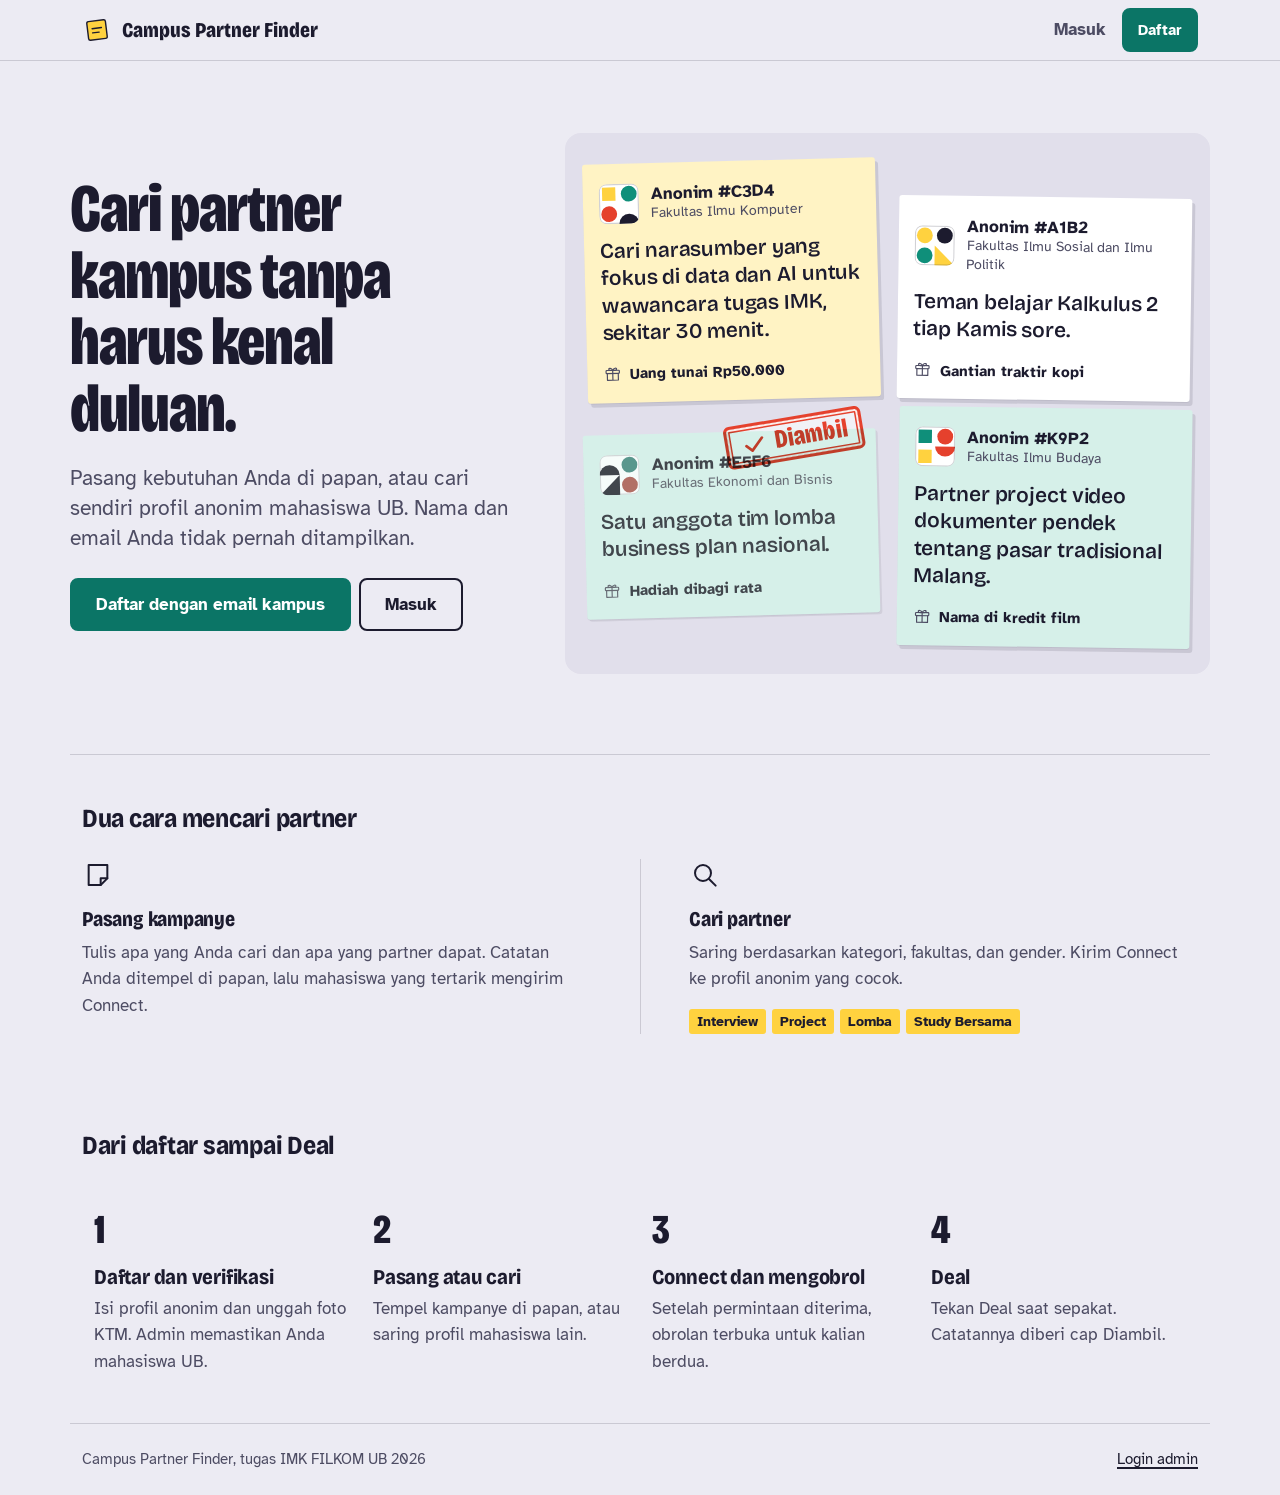
<file: index.html>
<!doctype html>
<html lang="id">
<head>
  <meta charset="utf-8">
  <meta name="viewport" content="width=device-width, initial-scale=1">
  <title>Campus Partner Finder | Cari partner kampus UB</title>
  <meta name="description" content="Pasang kampanye atau cari profil anonim mahasiswa Universitas Brawijaya untuk interview, project, lomba, dan study bersama.">
  <link rel="preconnect" href="https://fonts.googleapis.com">
  <link rel="preconnect" href="https://fonts.gstatic.com" crossorigin>
  <link href="https://fonts.googleapis.com/css2?family=Atkinson+Hyperlegible:ital,wght@0,400;0,700;1,400&family=Bricolage+Grotesque:opsz,wdth,wght@12..96,75..100,400..800&display=swap" rel="stylesheet">
  <link href="https://cdn.jsdelivr.net/npm/bootstrap@5.3.3/dist/css/bootstrap.min.css" rel="stylesheet" integrity="sha384-QWTKZyjpPEjISv5WaRU9OFeRpok6YctnYmDr5pNlyT2bRjXh0JMhjY6hW+ALEwIH" crossorigin="anonymous">
  <link href="assets/css/style.css" rel="stylesheet">
  <link rel="icon" href="assets/img/favicon.svg" type="image/svg+xml">
</head>
<body data-page="home" data-access="public">
  <a class="skip-link" href="#main">Lewati ke konten</a>
  <header id="app-nav"></header>

  <main id="main">
    <!-- 1.1 Beranda: hero asimetris di kiri, papan berisi catatan contoh di kanan -->
    <section class="hero container" aria-labelledby="hero-title">
      <div class="row gy-5 gx-lg-5 align-items-center">
        <div class="col-12 col-lg-5">
          <h1 id="hero-title" class="hero-title">Cari partner kampus tanpa harus kenal duluan.</h1>
          <p class="lede mb-4">Pasang kebutuhan Anda di papan, atau cari sendiri profil anonim mahasiswa UB. Nama dan email Anda tidak pernah ditampilkan.</p>
          <div class="d-flex flex-column flex-sm-row gap-2" id="hero-actions">
            <a class="btn btn-primary btn-lg" href="auth.html?tab=daftar">Daftar dengan email kampus</a>
            <a class="btn btn-outline-primary btn-lg" href="auth.html?tab=masuk">Masuk</a>
          </div>
        </div>
        <div class="col-12 col-lg-7">
          <div class="hero-board" id="hero-board" role="region" aria-label="Contoh catatan kampanye di papan"></div>
        </div>
      </div>
    </section>

    <section class="ways container py-5" aria-labelledby="ways-title">
      <h2 id="ways-title" class="section-title mb-4">Dua cara mencari partner</h2>
      <div class="row g-4">
        <div class="col-12 col-md-6 way pe-md-5">
          <svg class="icon" viewBox="0 0 24 24" fill="none" stroke="currentColor" stroke-width="1.5" stroke-linecap="round" stroke-linejoin="round" aria-hidden="true"><path d="M5 4.5h14v10l-5 5H5Z"/><path d="M14 19.5v-5h5"/></svg>
          <h3>Pasang kampanye</h3>
          <p class="measure muted">Tulis apa yang Anda cari dan apa yang partner dapat. Catatan Anda ditempel di papan, lalu mahasiswa yang tertarik mengirim Connect.</p>
        </div>
        <div class="col-12 col-md-6 way ps-md-5">
          <svg class="icon" viewBox="0 0 24 24" fill="none" stroke="currentColor" stroke-width="1.5" stroke-linecap="round" stroke-linejoin="round" aria-hidden="true"><circle cx="10.5" cy="10.5" r="6"/><path d="m15 15 5 5"/></svg>
          <h3>Cari partner</h3>
          <p class="measure muted">Saring berdasarkan kategori, fakultas, dan gender. Kirim Connect ke profil anonim yang cocok.</p>
          <ul class="tags mt-3" aria-label="Kategori">
            <li class="tag">Interview</li>
            <li class="tag">Project</li>
            <li class="tag">Lomba</li>
            <li class="tag">Study Bersama</li>
          </ul>
        </div>
      </div>
    </section>

    <section class="container py-5" aria-labelledby="steps-title">
      <h2 id="steps-title" class="section-title mb-4">Dari daftar sampai Deal</h2>
      <ol class="steps row g-4">
        <li class="step col-12 col-sm-6 col-lg-3">
          <h3>Daftar dan verifikasi</h3>
          <p>Isi profil anonim dan unggah foto KTM. Admin memastikan Anda mahasiswa UB.</p>
        </li>
        <li class="step col-12 col-sm-6 col-lg-3">
          <h3>Pasang atau cari</h3>
          <p>Tempel kampanye di papan, atau saring profil mahasiswa lain.</p>
        </li>
        <li class="step col-12 col-sm-6 col-lg-3">
          <h3>Connect dan mengobrol</h3>
          <p>Setelah permintaan diterima, obrolan terbuka untuk kalian berdua.</p>
        </li>
        <li class="step col-12 col-sm-6 col-lg-3">
          <h3>Deal</h3>
          <p>Tekan Deal saat sepakat. Catatannya diberi cap Diambil.</p>
        </li>
      </ol>
    </section>
  </main>

  <footer class="app-footer container py-4">
    <div class="d-flex flex-column flex-sm-row justify-content-between gap-2">
      <span>Campus Partner Finder, tugas IMK FILKOM UB 2026</span>
      <a href="admin-login.html">Login admin</a>
    </div>
  </footer>

  <script src="https://cdn.jsdelivr.net/npm/bootstrap@5.3.3/dist/js/bootstrap.bundle.min.js" integrity="sha384-YvpcrYf0tY3lHB60NNkmXc5s9fDVZLESaAA55NDzOxhy9GkcIdslK1eN7N6jIeHz" crossorigin="anonymous"></script>
  <script src="assets/js/api.js"></script>
  <script src="assets/js/app.js"></script>
  <script src="assets/js/pages/index.js"></script>
</body>
</html>
</file>
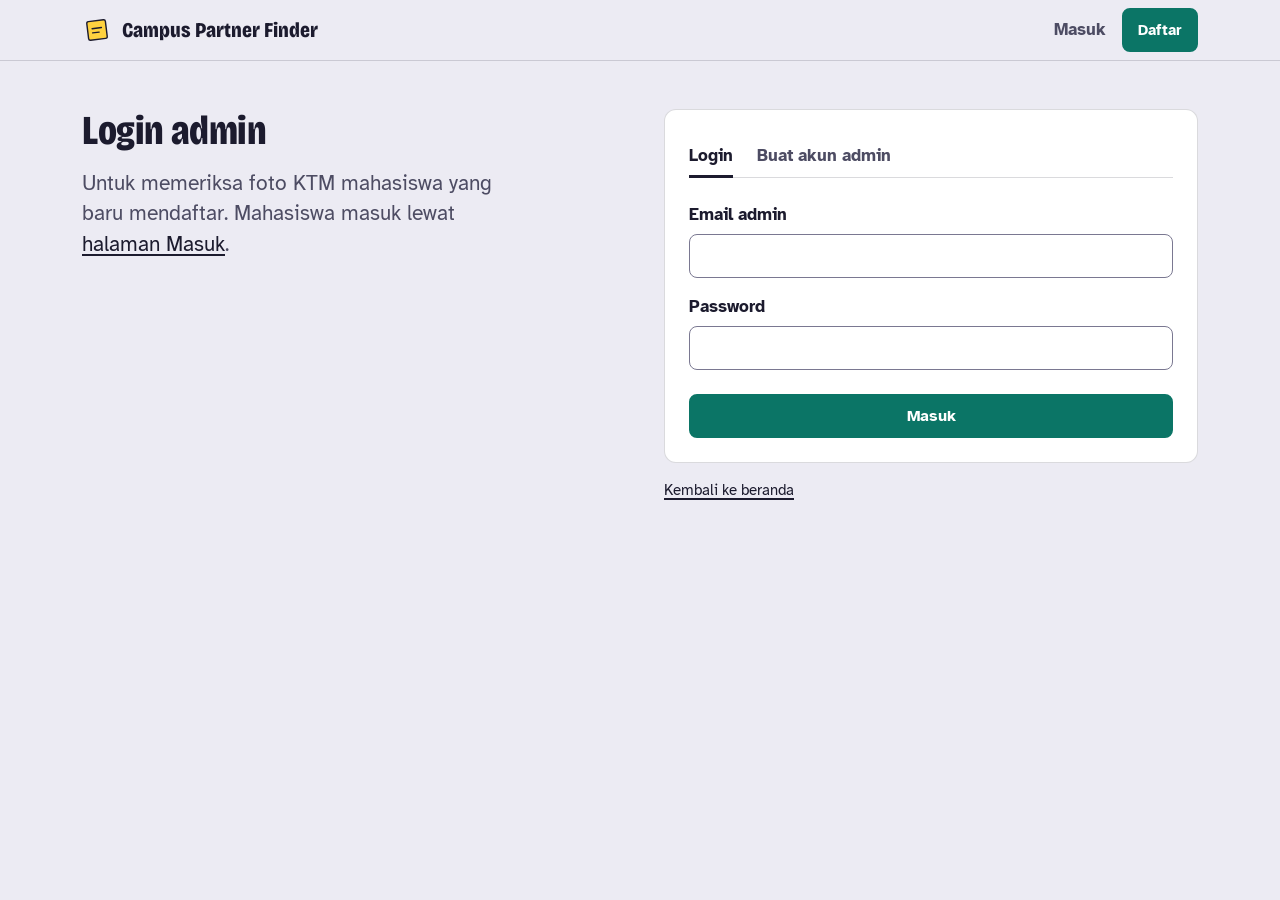
<file: admin-login.html>
<!doctype html>
<html lang="id">
<head>
  <meta charset="utf-8">
  <meta name="viewport" content="width=device-width, initial-scale=1">
  <title>Login admin | Campus Partner Finder</title>
  <link rel="preconnect" href="https://fonts.googleapis.com">
  <link rel="preconnect" href="https://fonts.gstatic.com" crossorigin>
  <link href="https://fonts.googleapis.com/css2?family=Atkinson+Hyperlegible:ital,wght@0,400;0,700;1,400&family=Bricolage+Grotesque:opsz,wdth,wght@12..96,75..100,400..800&display=swap" rel="stylesheet">
  <link href="https://cdn.jsdelivr.net/npm/bootstrap@5.3.3/dist/css/bootstrap.min.css" rel="stylesheet" integrity="sha384-QWTKZyjpPEjISv5WaRU9OFeRpok6YctnYmDr5pNlyT2bRjXh0JMhjY6hW+ALEwIH" crossorigin="anonymous">
  <link href="assets/css/style.css" rel="stylesheet">
  <link rel="icon" href="assets/img/favicon.svg" type="image/svg+xml">
</head>
<body data-page="admin-login" data-access="public">
  <a class="skip-link" href="#main">Lewati ke konten</a>
  <header id="app-nav"></header>

  <!-- 7.1 Admin / 7.2 Login Admin -->
  <main id="main" class="container py-4 py-lg-5">
    <div class="row gy-4 gx-lg-5">
      <div class="col-12 col-lg-5">
        <h1 class="page-title mb-3">Login admin</h1>
        <p class="lede">Untuk memeriksa foto KTM mahasiswa yang baru mendaftar. Mahasiswa masuk lewat <a href="auth.html">halaman Masuk</a>.</p>
      </div>

      <div class="col-12 col-lg-6 offset-lg-1">
        <div class="panel">
          <ul class="tabs mb-4" role="tablist">
            <li role="presentation">
              <button class="nav-link active" id="tab-login" data-bs-toggle="tab" data-bs-target="#pane-login" type="button" role="tab" aria-controls="pane-login" aria-selected="true">Login</button>
            </li>
            <li role="presentation">
              <button class="nav-link" id="tab-signup" data-bs-toggle="tab" data-bs-target="#pane-signup" type="button" role="tab" aria-controls="pane-signup" aria-selected="false">Buat akun admin</button>
            </li>
          </ul>

          <div class="tab-content">
            <div class="tab-pane active" id="pane-login" role="tabpanel" aria-labelledby="tab-login" tabindex="0">
              <div id="login-alert"></div>
              <form id="login-form" novalidate>
                <div class="mb-3">
                  <label for="login-email" class="form-label">Email admin</label>
                  <input type="email" class="form-control" id="login-email" autocomplete="email" required>
                  <div class="invalid-feedback" id="login-email-error"></div>
                </div>
                <div class="mb-4">
                  <label for="login-password" class="form-label">Password</label>
                  <input type="password" class="form-control" id="login-password" autocomplete="current-password" required>
                  <div class="invalid-feedback" id="login-password-error"></div>
                </div>
                <button type="submit" class="btn btn-primary w-100">Masuk</button>
              </form>
            </div>

            <div class="tab-pane" id="pane-signup" role="tabpanel" aria-labelledby="tab-signup" tabindex="0">
              <div id="signup-alert"></div>
              <form id="signup-form" novalidate>
                <div class="mb-3">
                  <label for="signup-email" class="form-label">Email admin</label>
                  <input type="email" class="form-control" id="signup-email" autocomplete="email" required>
                  <div class="invalid-feedback" id="signup-email-error"></div>
                </div>
                <div class="mb-4">
                  <label for="signup-password" class="form-label">Password</label>
                  <input type="password" class="form-control" id="signup-password" autocomplete="new-password" aria-describedby="signup-password-help" required>
                  <div class="form-text" id="signup-password-help">Minimal 6 karakter.</div>
                  <div class="invalid-feedback" id="signup-password-error"></div>
                </div>
                <button type="submit" class="btn btn-primary w-100">Buat akun admin</button>
              </form>
            </div>
          </div>
        </div>

        <p class="small-text mt-3"><a href="index.html">Kembali ke beranda</a></p>
      </div>
    </div>
  </main>

  <script src="https://cdn.jsdelivr.net/npm/bootstrap@5.3.3/dist/js/bootstrap.bundle.min.js" integrity="sha384-YvpcrYf0tY3lHB60NNkmXc5s9fDVZLESaAA55NDzOxhy9GkcIdslK1eN7N6jIeHz" crossorigin="anonymous"></script>
  <script src="assets/js/api.js"></script>
  <script src="assets/js/app.js"></script>
  <script src="assets/js/pages/admin-login.js"></script>
</body>
</html>
</file>
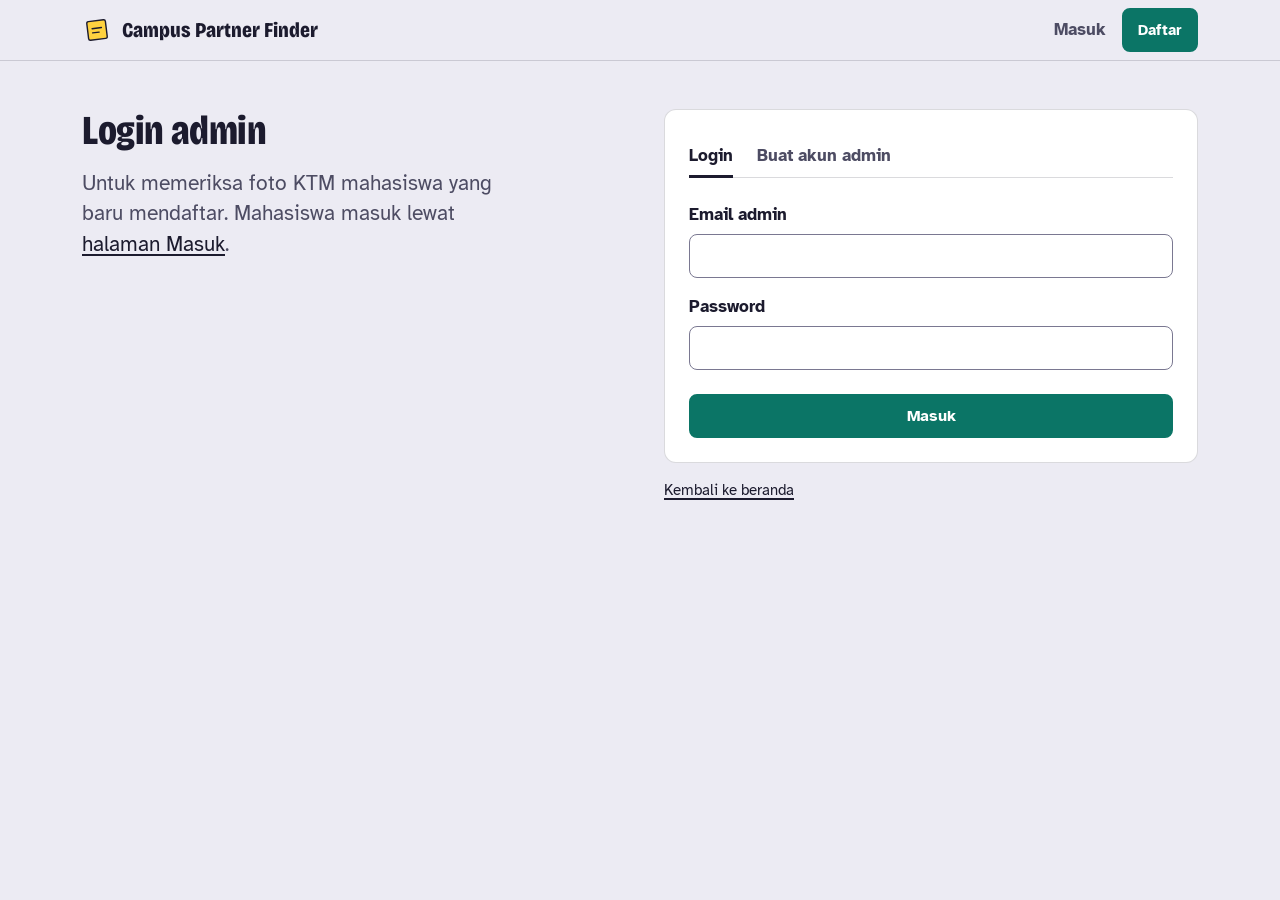
<file: admin-queue.html>
<!doctype html>
<html lang="id">
<head>
  <meta charset="utf-8">
  <meta name="viewport" content="width=device-width, initial-scale=1">
  <title>Antrean KTM | Admin Campus Partner Finder</title>
  <link rel="preconnect" href="https://fonts.googleapis.com">
  <link rel="preconnect" href="https://fonts.gstatic.com" crossorigin>
  <link href="https://fonts.googleapis.com/css2?family=Atkinson+Hyperlegible:ital,wght@0,400;0,700;1,400&family=Bricolage+Grotesque:opsz,wdth,wght@12..96,75..100,400..800&display=swap" rel="stylesheet">
  <link href="https://cdn.jsdelivr.net/npm/bootstrap@5.3.3/dist/css/bootstrap.min.css" rel="stylesheet" integrity="sha384-QWTKZyjpPEjISv5WaRU9OFeRpok6YctnYmDr5pNlyT2bRjXh0JMhjY6hW+ALEwIH" crossorigin="anonymous">
  <link href="assets/css/style.css" rel="stylesheet">
  <link rel="icon" href="assets/img/favicon.svg" type="image/svg+xml">
</head>
<body data-page="admin-queue" data-access="admin">
  <a class="skip-link" href="#main">Lewati ke konten</a>
  <header id="app-nav"></header>

  <!-- 7.3 Antrean KTM: daftar dengan pemisah tipis -->
  <main id="main" class="container py-4 py-lg-5">
    <div class="row justify-content-center">
      <div class="col-12 col-lg-10 col-xl-9">
        <div class="d-flex flex-column flex-sm-row justify-content-between align-items-sm-end gap-3 mb-4">
          <div>
            <h1 class="page-title mb-2">Antrean KTM</h1>
            <p class="lede" id="queue-summary">Mahasiswa yang menunggu verifikasi, dari yang paling lama.</p>
          </div>
          <button type="button" class="btn btn-outline-primary" id="refresh-btn">Muat ulang</button>
        </div>
        <div id="queue-alert"></div>
        <div id="queue-content" aria-live="polite"></div>
      </div>
    </div>
  </main>

  <script src="https://cdn.jsdelivr.net/npm/bootstrap@5.3.3/dist/js/bootstrap.bundle.min.js" integrity="sha384-YvpcrYf0tY3lHB60NNkmXc5s9fDVZLESaAA55NDzOxhy9GkcIdslK1eN7N6jIeHz" crossorigin="anonymous"></script>
  <script src="assets/js/api.js"></script>
  <script src="assets/js/app.js"></script>
  <script src="assets/js/pages/admin-queue.js"></script>
</body>
</html>
</file>
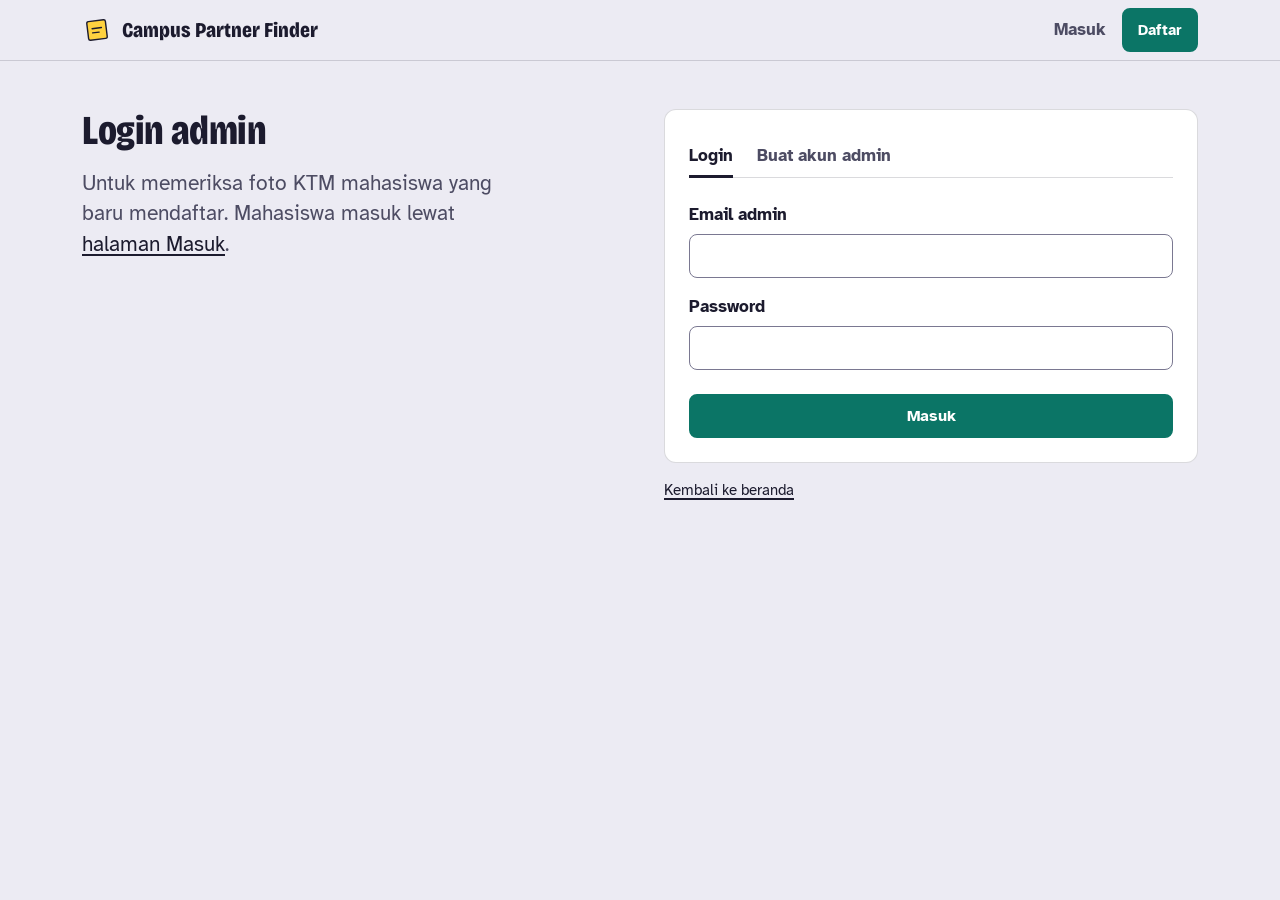
<file: admin-review.html>
<!doctype html>
<html lang="id">
<head>
  <meta charset="utf-8">
  <meta name="viewport" content="width=device-width, initial-scale=1">
  <title>Detail verifikasi | Admin Campus Partner Finder</title>
  <link rel="preconnect" href="https://fonts.googleapis.com">
  <link rel="preconnect" href="https://fonts.gstatic.com" crossorigin>
  <link href="https://fonts.googleapis.com/css2?family=Atkinson+Hyperlegible:ital,wght@0,400;0,700;1,400&family=Bricolage+Grotesque:opsz,wdth,wght@12..96,75..100,400..800&display=swap" rel="stylesheet">
  <link href="https://cdn.jsdelivr.net/npm/bootstrap@5.3.3/dist/css/bootstrap.min.css" rel="stylesheet" integrity="sha384-QWTKZyjpPEjISv5WaRU9OFeRpok6YctnYmDr5pNlyT2bRjXh0JMhjY6hW+ALEwIH" crossorigin="anonymous">
  <link href="assets/css/style.css" rel="stylesheet">
  <link rel="icon" href="assets/img/favicon.svg" type="image/svg+xml">
</head>
<body data-page="admin-review" data-access="admin">
  <a class="skip-link" href="#main">Lewati ke konten</a>
  <header id="app-nav"></header>

  <!-- 7.4 Detail Verifikasi + 7.5 Setujui / Tolak -->
  <main id="main" class="container py-4 py-lg-5">
    <a class="back-link mb-3" href="admin-queue.html">Kembali ke antrean</a>
    <div id="review-alert"></div>
    <div id="review-content" aria-live="polite"></div>
  </main>

  <script src="https://cdn.jsdelivr.net/npm/bootstrap@5.3.3/dist/js/bootstrap.bundle.min.js" integrity="sha384-YvpcrYf0tY3lHB60NNkmXc5s9fDVZLESaAA55NDzOxhy9GkcIdslK1eN7N6jIeHz" crossorigin="anonymous"></script>
  <script src="assets/js/api.js"></script>
  <script src="assets/js/app.js"></script>
  <script src="assets/js/pages/admin-review.js"></script>
</body>
</html>
</file>
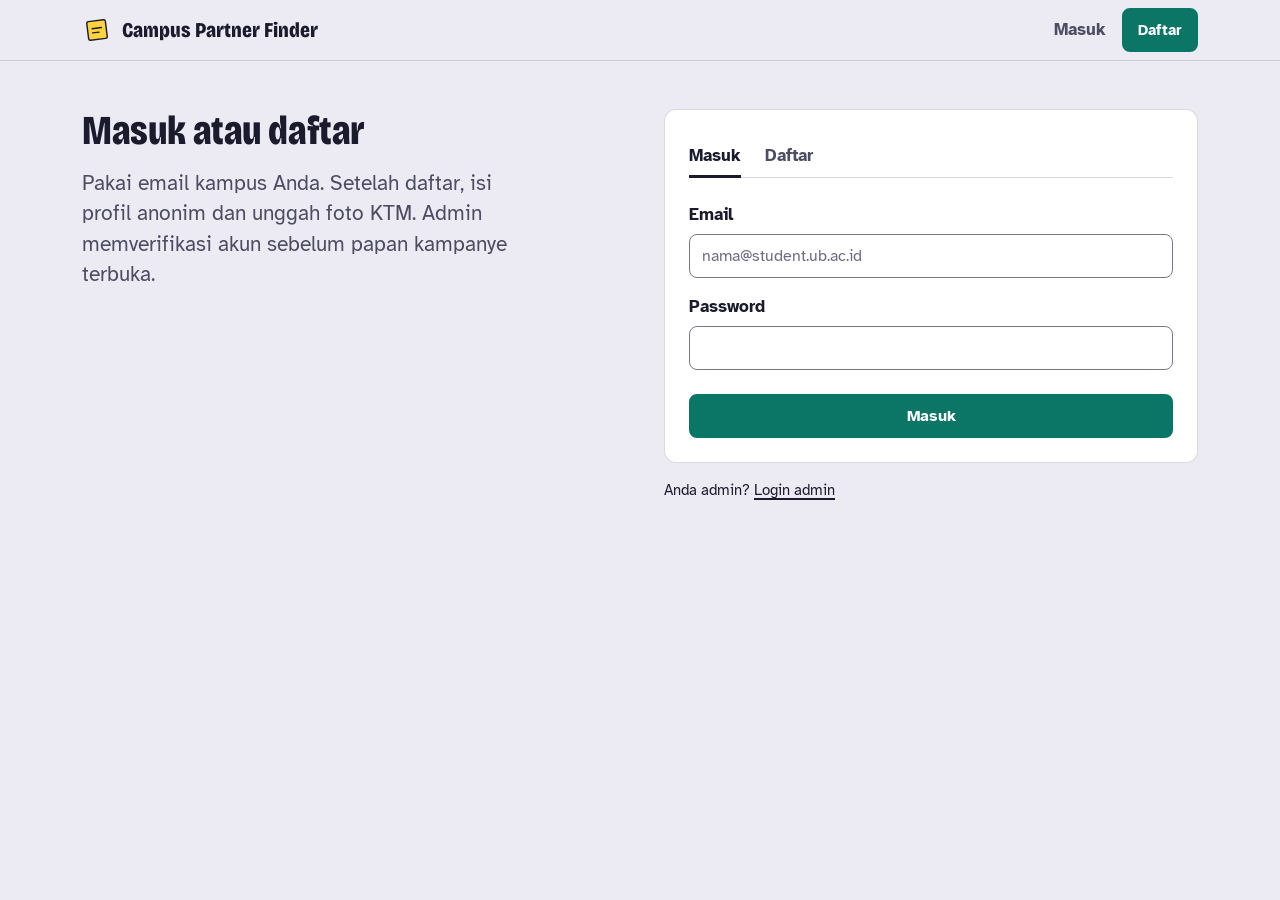
<file: auth.html>
<!doctype html>
<html lang="id">
<head>
  <meta charset="utf-8">
  <meta name="viewport" content="width=device-width, initial-scale=1">
  <title>Masuk atau daftar | Campus Partner Finder</title>
  <link rel="preconnect" href="https://fonts.googleapis.com">
  <link rel="preconnect" href="https://fonts.gstatic.com" crossorigin>
  <link href="https://fonts.googleapis.com/css2?family=Atkinson+Hyperlegible:ital,wght@0,400;0,700;1,400&family=Bricolage+Grotesque:opsz,wdth,wght@12..96,75..100,400..800&display=swap" rel="stylesheet">
  <link href="https://cdn.jsdelivr.net/npm/bootstrap@5.3.3/dist/css/bootstrap.min.css" rel="stylesheet" integrity="sha384-QWTKZyjpPEjISv5WaRU9OFeRpok6YctnYmDr5pNlyT2bRjXh0JMhjY6hW+ALEwIH" crossorigin="anonymous">
  <link href="assets/css/style.css" rel="stylesheet">
  <link rel="icon" href="assets/img/favicon.svg" type="image/svg+xml">
</head>
<body data-page="auth" data-access="public">
  <a class="skip-link" href="#main">Lewati ke konten</a>
  <header id="app-nav"></header>

  <!-- 2.1 Daftar / Masuk -->
  <main id="main" class="container py-4 py-lg-5">
    <div class="row gy-4 gx-lg-5">
      <div class="col-12 col-lg-5">
        <h1 class="page-title mb-3">Masuk atau daftar</h1>
        <p class="lede">Pakai email kampus Anda. Setelah daftar, isi profil anonim dan unggah foto KTM. Admin memverifikasi akun sebelum papan kampanye terbuka.</p>
      </div>

      <div class="col-12 col-lg-6 offset-lg-1">
        <div class="panel">
          <ul class="tabs mb-4" id="auth-tabs" role="tablist">
            <li role="presentation">
              <button class="nav-link" id="tab-masuk" data-bs-toggle="tab" data-bs-target="#pane-masuk" type="button" role="tab" aria-controls="pane-masuk" aria-selected="false">Masuk</button>
            </li>
            <li role="presentation">
              <button class="nav-link" id="tab-daftar" data-bs-toggle="tab" data-bs-target="#pane-daftar" type="button" role="tab" aria-controls="pane-daftar" aria-selected="false">Daftar</button>
            </li>
          </ul>

          <div class="tab-content">
            <!-- Form Masuk -->
            <div class="tab-pane" id="pane-masuk" role="tabpanel" aria-labelledby="tab-masuk" tabindex="0">
              <div id="login-alert"></div>
              <form id="login-form" novalidate>
                <div class="mb-3">
                  <label for="login-email" class="form-label">Email</label>
                  <input type="email" class="form-control" id="login-email" autocomplete="email" placeholder="nama@student.ub.ac.id" required>
                  <div class="invalid-feedback" id="login-email-error"></div>
                </div>
                <div class="mb-4">
                  <label for="login-password" class="form-label">Password</label>
                  <input type="password" class="form-control" id="login-password" autocomplete="current-password" required>
                  <div class="invalid-feedback" id="login-password-error"></div>
                </div>
                <button type="submit" class="btn btn-primary w-100">Masuk</button>
              </form>
            </div>

            <!-- Form Daftar -->
            <div class="tab-pane" id="pane-daftar" role="tabpanel" aria-labelledby="tab-daftar" tabindex="0">
              <div id="register-alert"></div>
              <form id="register-form" novalidate>
                <div class="mb-3">
                  <label for="reg-email" class="form-label">Email kampus</label>
                  <input type="email" class="form-control" id="reg-email" autocomplete="email" placeholder="nama@student.ub.ac.id" required>
                  <div class="invalid-feedback" id="reg-email-error"></div>
                </div>
                <div class="mb-4">
                  <label for="reg-password" class="form-label">Password</label>
                  <input type="password" class="form-control" id="reg-password" autocomplete="new-password" minlength="6" aria-describedby="reg-password-help" required>
                  <div class="form-text" id="reg-password-help">Minimal 6 karakter.</div>
                  <div class="invalid-feedback" id="reg-password-error"></div>
                </div>
                <button type="submit" class="btn btn-primary w-100">Daftar</button>
              </form>
            </div>
          </div>
        </div>

        <p class="small-text mt-3">Anda admin? <a href="admin-login.html">Login admin</a></p>
      </div>
    </div>
  </main>

  <script src="https://cdn.jsdelivr.net/npm/bootstrap@5.3.3/dist/js/bootstrap.bundle.min.js" integrity="sha384-YvpcrYf0tY3lHB60NNkmXc5s9fDVZLESaAA55NDzOxhy9GkcIdslK1eN7N6jIeHz" crossorigin="anonymous"></script>
  <script src="assets/js/api.js"></script>
  <script src="assets/js/app.js"></script>
  <script src="assets/js/pages/auth.js"></script>
</body>
</html>
</file>
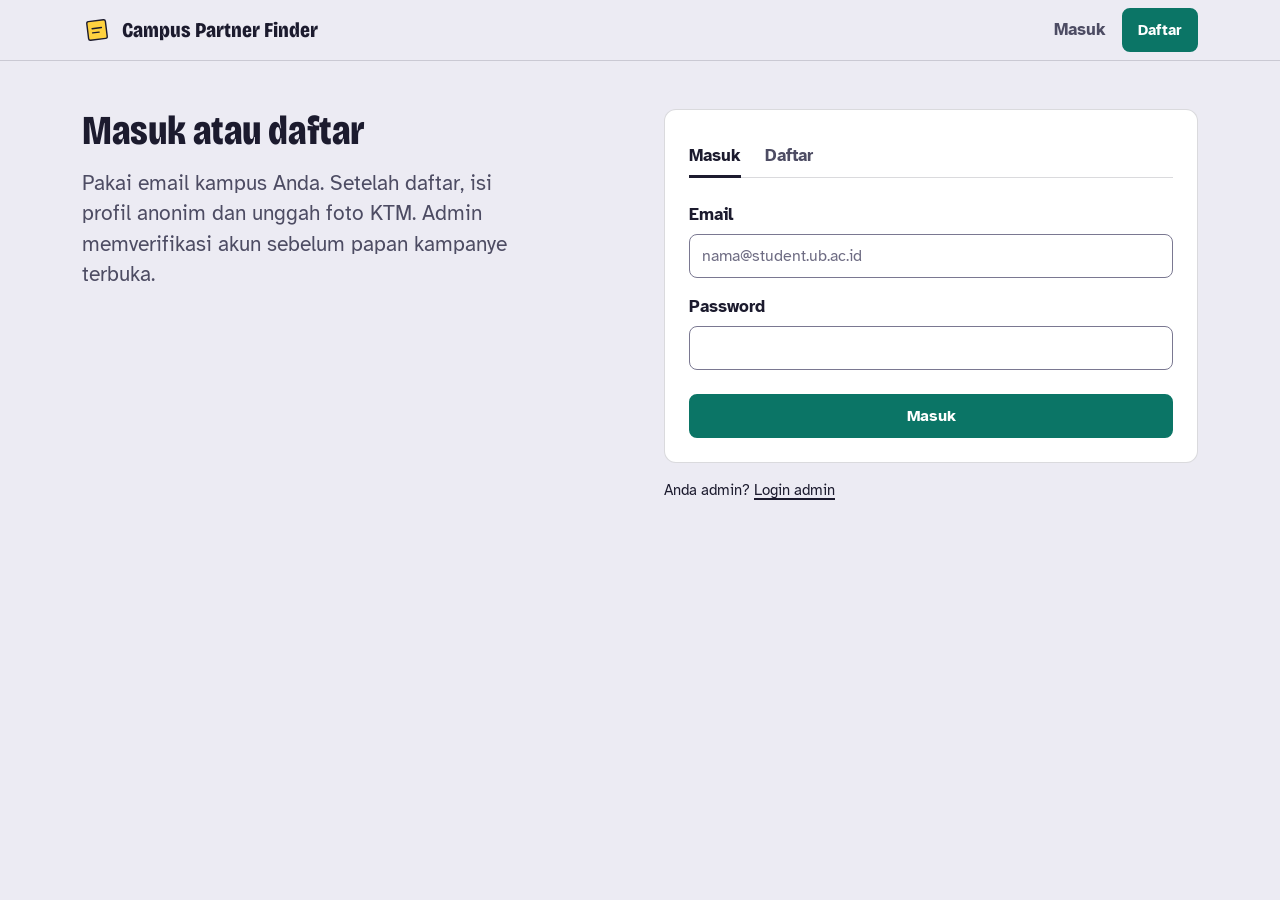
<file: campaign-new.html>
<!doctype html>
<html lang="id">
<head>
  <meta charset="utf-8">
  <meta name="viewport" content="width=device-width, initial-scale=1">
  <title>Pasang kampanye | Campus Partner Finder</title>
  <link rel="preconnect" href="https://fonts.googleapis.com">
  <link rel="preconnect" href="https://fonts.gstatic.com" crossorigin>
  <link href="https://fonts.googleapis.com/css2?family=Atkinson+Hyperlegible:ital,wght@0,400;0,700;1,400&family=Bricolage+Grotesque:opsz,wdth,wght@12..96,75..100,400..800&display=swap" rel="stylesheet">
  <link href="https://cdn.jsdelivr.net/npm/bootstrap@5.3.3/dist/css/bootstrap.min.css" rel="stylesheet" integrity="sha384-QWTKZyjpPEjISv5WaRU9OFeRpok6YctnYmDr5pNlyT2bRjXh0JMhjY6hW+ALEwIH" crossorigin="anonymous">
  <link href="assets/css/style.css" rel="stylesheet">
  <link rel="icon" href="assets/img/favicon.svg" type="image/svg+xml">
</head>
<body data-page="campaign-new" data-access="approved">
  <a class="skip-link" href="#main">Lewati ke konten</a>
  <header id="app-nav"></header>

  <!-- 4.2 Buat Kampanye: form di kiri, pratinjau catatan di kanan -->
  <main id="main" class="container py-4 py-lg-5">
    <a class="back-link mb-2" href="dashboard.html">Kembali ke papan</a>
    <h1 class="page-title mb-2">Pasang kampanye</h1>
    <p class="lede mb-4">Catatan Anda ditempel di papan dan terlihat oleh semua mahasiswa yang sudah terverifikasi.</p>

    <div class="row gy-5 gx-lg-5">
      <div class="col-12 col-lg-6">
        <div id="campaign-alert"></div>
        <form id="campaign-form" class="panel" novalidate>
          <div class="mb-4">
            <label for="deskripsi" class="form-label">Apa yang Anda cari?</label>
            <textarea class="form-control" id="deskripsi" rows="5" maxlength="500" aria-describedby="deskripsi-help" required
              placeholder="Contoh: Cari narasumber dari Fakultas Ilmu Komputer yang fokus data dan AI untuk wawancara tugas IMK."></textarea>
            <div class="form-text" id="deskripsi-help">Sebutkan tujuan dan kriteria partner. Minimal 20 karakter, sekarang <span id="deskripsi-count">0</span>.</div>
            <div class="invalid-feedback" id="deskripsi-error"></div>
          </div>
          <div class="mb-4">
            <label for="benefit" class="form-label">Apa yang partner dapat?</label>
            <input type="text" class="form-control" id="benefit" maxlength="120" aria-describedby="benefit-help" required
              placeholder="Contoh: Uang tunai Rp50.000 atau camilan">
            <div class="form-text" id="benefit-help">Benefit tampil di bagian bawah catatan.</div>
            <div class="invalid-feedback" id="benefit-error"></div>
          </div>
          <div class="d-flex flex-column flex-sm-row justify-content-end gap-2">
            <a href="dashboard.html" class="btn btn-outline-primary">Batal</a>
            <button type="submit" class="btn btn-primary">Terbitkan</button>
          </div>
        </form>
      </div>

      <section class="col-12 col-lg-5 offset-lg-1" aria-labelledby="preview-title">
        <h2 id="preview-title" class="section-title mb-2">Pratinjau di papan</h2>
        <p class="small-text muted mb-4">Ukuran catatan mengikuti panjang deskripsi.</p>
        <div class="hero-board d-block" id="preview" aria-live="polite"></div>
      </section>
    </div>
  </main>

  <script src="https://cdn.jsdelivr.net/npm/bootstrap@5.3.3/dist/js/bootstrap.bundle.min.js" integrity="sha384-YvpcrYf0tY3lHB60NNkmXc5s9fDVZLESaAA55NDzOxhy9GkcIdslK1eN7N6jIeHz" crossorigin="anonymous"></script>
  <script src="assets/js/api.js"></script>
  <script src="assets/js/app.js"></script>
  <script src="assets/js/pages/campaign-new.js"></script>
</body>
</html>
</file>
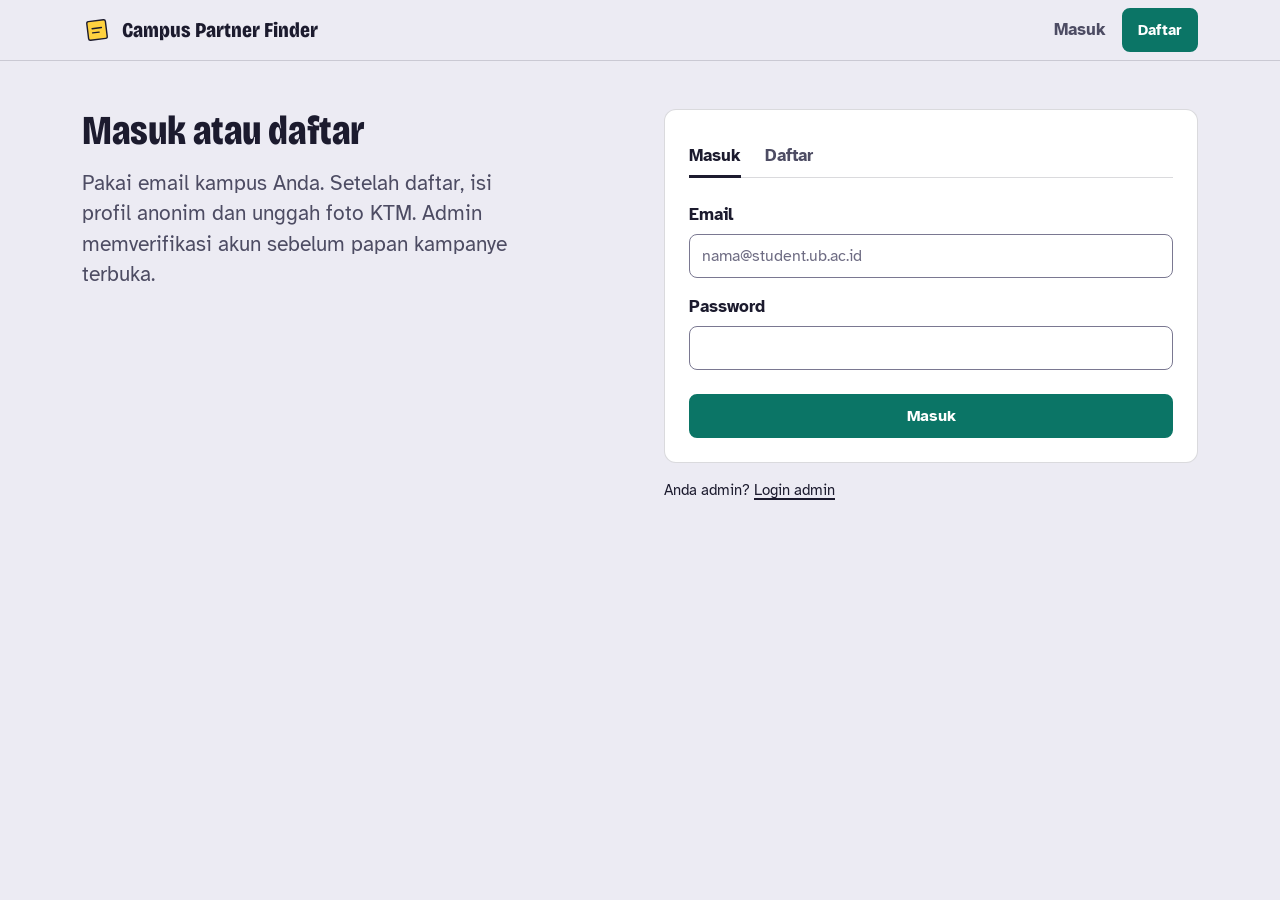
<file: campaign.html>
<!doctype html>
<html lang="id">
<head>
  <meta charset="utf-8">
  <meta name="viewport" content="width=device-width, initial-scale=1">
  <title>Detail kampanye | Campus Partner Finder</title>
  <link rel="preconnect" href="https://fonts.googleapis.com">
  <link rel="preconnect" href="https://fonts.gstatic.com" crossorigin>
  <link href="https://fonts.googleapis.com/css2?family=Atkinson+Hyperlegible:ital,wght@0,400;0,700;1,400&family=Bricolage+Grotesque:opsz,wdth,wght@12..96,75..100,400..800&display=swap" rel="stylesheet">
  <link href="https://cdn.jsdelivr.net/npm/bootstrap@5.3.3/dist/css/bootstrap.min.css" rel="stylesheet" integrity="sha384-QWTKZyjpPEjISv5WaRU9OFeRpok6YctnYmDr5pNlyT2bRjXh0JMhjY6hW+ALEwIH" crossorigin="anonymous">
  <link href="assets/css/style.css" rel="stylesheet">
  <link rel="icon" href="assets/img/favicon.svg" type="image/svg+xml">
</head>
<body data-page="campaign" data-access="approved">
  <a class="skip-link" href="#main">Lewati ke konten</a>
  <header id="app-nav"></header>

  <!-- 4.3 Detail Kampanye + 4.4 Respons / Connect: catatan besar, kolom respons dengan garis penghubung -->
  <main id="main" class="container py-4 py-lg-5">
    <a class="back-link mb-3" href="dashboard.html">Kembali ke papan</a>
    <div id="campaign-alert"></div>
    <div id="campaign-content" class="linked" aria-live="polite"></div>
  </main>

  <script src="https://cdn.jsdelivr.net/npm/bootstrap@5.3.3/dist/js/bootstrap.bundle.min.js" integrity="sha384-YvpcrYf0tY3lHB60NNkmXc5s9fDVZLESaAA55NDzOxhy9GkcIdslK1eN7N6jIeHz" crossorigin="anonymous"></script>
  <script src="assets/js/api.js"></script>
  <script src="assets/js/app.js"></script>
  <script src="assets/js/pages/campaign.js"></script>
</body>
</html>
</file>
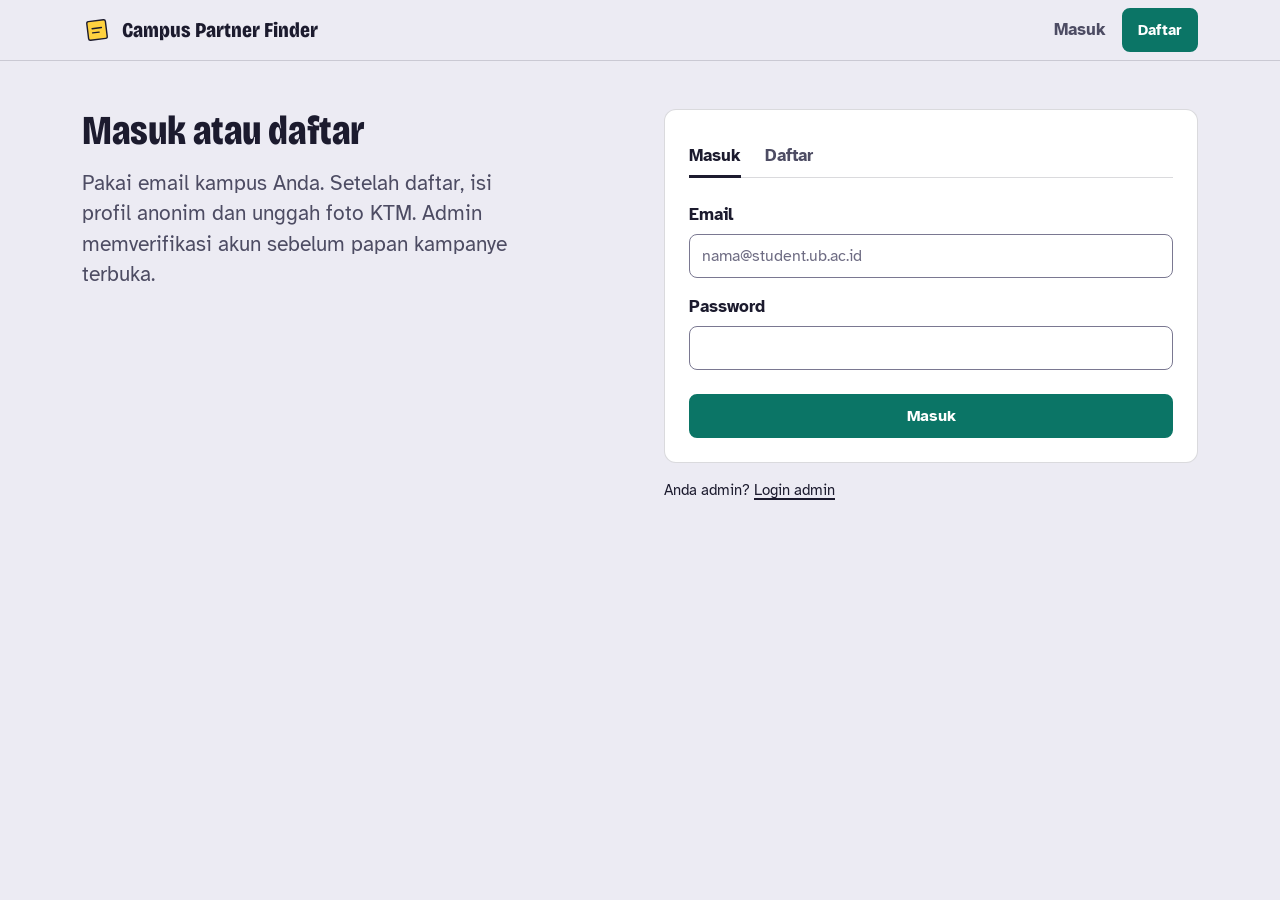
<file: chat.html>
<!doctype html>
<html lang="id">
<head>
  <meta charset="utf-8">
  <meta name="viewport" content="width=device-width, initial-scale=1">
  <title>Percakapan | Campus Partner Finder</title>
  <link rel="preconnect" href="https://fonts.googleapis.com">
  <link rel="preconnect" href="https://fonts.gstatic.com" crossorigin>
  <link href="https://fonts.googleapis.com/css2?family=Atkinson+Hyperlegible:ital,wght@0,400;0,700;1,400&family=Bricolage+Grotesque:opsz,wdth,wght@12..96,75..100,400..800&display=swap" rel="stylesheet">
  <link href="https://cdn.jsdelivr.net/npm/bootstrap@5.3.3/dist/css/bootstrap.min.css" rel="stylesheet" integrity="sha384-QWTKZyjpPEjISv5WaRU9OFeRpok6YctnYmDr5pNlyT2bRjXh0JMhjY6hW+ALEwIH" crossorigin="anonymous">
  <link href="assets/css/style.css" rel="stylesheet">
  <link rel="icon" href="assets/img/favicon.svg" type="image/svg+xml">
</head>
<body data-page="chat" data-access="approved">
  <a class="skip-link" href="#main">Lewati ke konten</a>
  <header id="app-nav"></header>

  <!-- 6.2 Percakapan + 6.3 Kesepakatan / Deal + 6.4 Status Diambil -->
  <main id="main" class="container py-4 py-lg-5">
    <div class="row justify-content-center">
      <div class="col-12 col-lg-10 col-xl-9">
        <a class="back-link mb-3" href="chats.html">Kembali ke obrolan</a>
        <div id="chat-alert"></div>

        <div class="chat-shell d-none" id="chat-card">
          <div class="chat-head">
            <div class="d-flex flex-column flex-md-row gap-3 justify-content-between align-items-md-center">
              <div class="d-flex align-items-center gap-3">
                <span id="partner-avatar"></span>
                <div>
                  <h1 class="section-title" id="partner-label">Anonim</h1>
                </div>
              </div>
              <div class="d-flex align-items-center gap-3 flex-wrap">
                <div id="source-note"></div>
                <button type="button" class="btn btn-stamp" id="deal-btn" data-bs-toggle="modal" data-bs-target="#deal-modal">Deal</button>
              </div>
            </div>
          </div>

          <div id="deal-status" aria-live="polite"></div>

          <div class="chat-box" id="chat-box" role="log" aria-live="polite" aria-label="Riwayat pesan" tabindex="0"></div>

          <div class="chat-foot">
            <form id="message-form" class="d-flex gap-2" novalidate>
              <label for="message-input" class="visually-hidden">Tulis pesan</label>
              <input type="text" class="form-control" id="message-input" maxlength="1000" placeholder="Tulis pesan..." autocomplete="off">
              <button type="submit" class="btn btn-primary" id="send-btn">Kirim</button>
            </form>
            <div class="invalid-feedback d-block" id="message-error" aria-live="polite"></div>
          </div>
        </div>
      </div>
    </div>

    <!-- 6.3 Modal konfirmasi Deal -->
    <div class="modal fade" id="deal-modal" tabindex="-1" aria-labelledby="deal-modal-title" aria-hidden="true">
      <div class="modal-dialog modal-dialog-centered">
        <div class="modal-content">
          <div class="modal-header">
            <h2 class="modal-title" id="deal-modal-title">Tandai Deal?</h2>
            <button type="button" class="btn-close" data-bs-dismiss="modal" aria-label="Tutup"></button>
          </div>
          <div class="modal-body">
            <p class="mb-2">Pastikan Anda dan <strong id="modal-partner">partner</strong> sudah sepakat. Setelah Deal:</p>
            <ul class="mb-0">
              <li><span id="modal-ref-type">Kampanye</span> diberi cap <strong>Diambil</strong>.</li>
              <li>Orang lain tidak bisa mengirim Connect lagi.</li>
              <li>Obrolan ini ditutup.</li>
            </ul>
          </div>
          <div class="modal-footer">
            <button type="button" class="btn btn-outline-primary" data-bs-dismiss="modal">Batal</button>
            <button type="button" class="btn btn-stamp" id="confirm-deal-btn">Ya, Deal</button>
          </div>
        </div>
      </div>
    </div>
  </main>

  <script src="https://cdn.jsdelivr.net/npm/bootstrap@5.3.3/dist/js/bootstrap.bundle.min.js" integrity="sha384-YvpcrYf0tY3lHB60NNkmXc5s9fDVZLESaAA55NDzOxhy9GkcIdslK1eN7N6jIeHz" crossorigin="anonymous"></script>
  <script src="assets/js/api.js"></script>
  <script src="assets/js/app.js"></script>
  <script src="assets/js/pages/chat.js"></script>
</body>
</html>
</file>
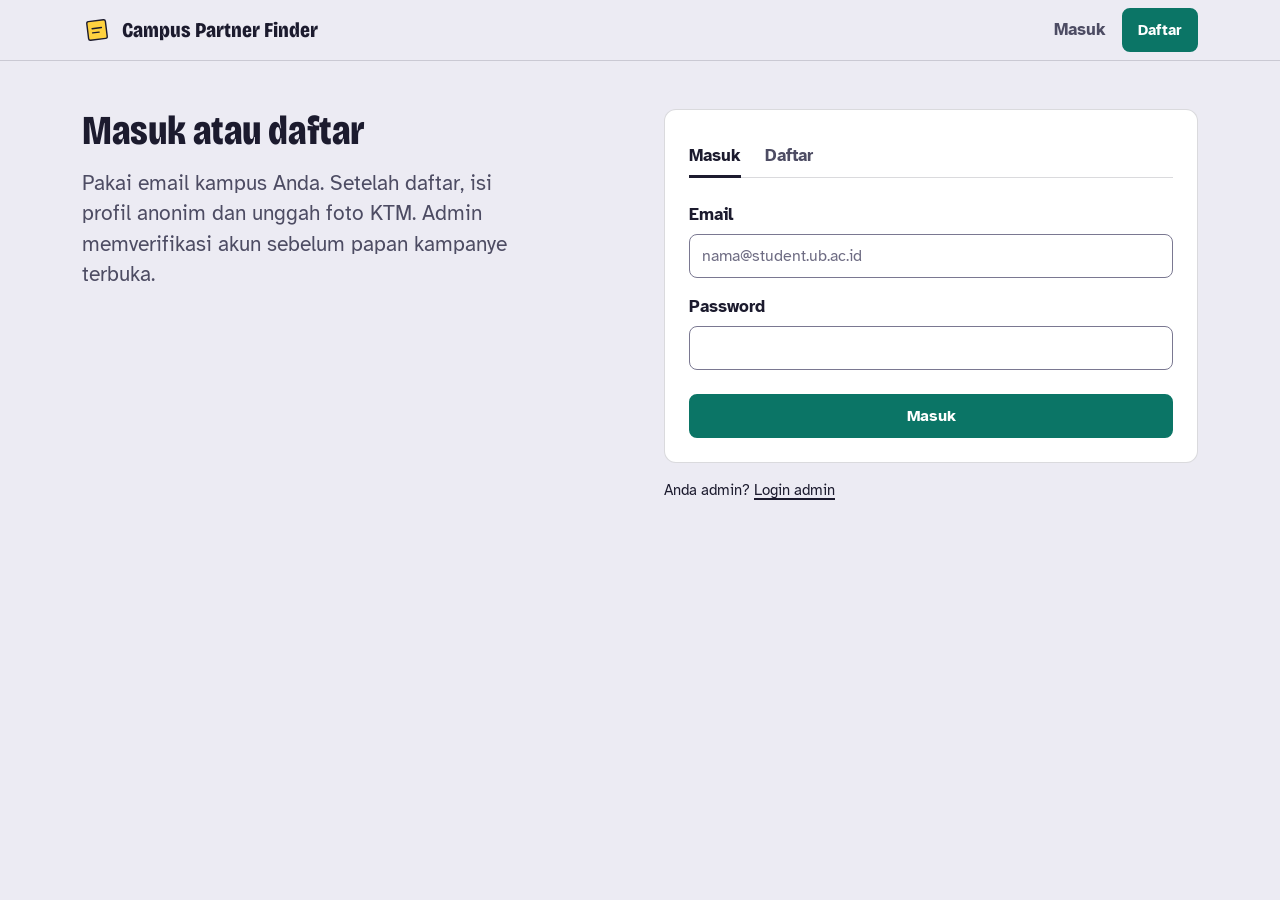
<file: chats.html>
<!doctype html>
<html lang="id">
<head>
  <meta charset="utf-8">
  <meta name="viewport" content="width=device-width, initial-scale=1">
  <title>Obrolan | Campus Partner Finder</title>
  <link rel="preconnect" href="https://fonts.googleapis.com">
  <link rel="preconnect" href="https://fonts.gstatic.com" crossorigin>
  <link href="https://fonts.googleapis.com/css2?family=Atkinson+Hyperlegible:ital,wght@0,400;0,700;1,400&family=Bricolage+Grotesque:opsz,wdth,wght@12..96,75..100,400..800&display=swap" rel="stylesheet">
  <link href="https://cdn.jsdelivr.net/npm/bootstrap@5.3.3/dist/css/bootstrap.min.css" rel="stylesheet" integrity="sha384-QWTKZyjpPEjISv5WaRU9OFeRpok6YctnYmDr5pNlyT2bRjXh0JMhjY6hW+ALEwIH" crossorigin="anonymous">
  <link href="assets/css/style.css" rel="stylesheet">
  <link rel="icon" href="assets/img/favicon.svg" type="image/svg+xml">
</head>
<body data-page="chats" data-access="approved">
  <a class="skip-link" href="#main">Lewati ke konten</a>
  <header id="app-nav"></header>

  <!-- 6.1 Room Chat: daftar percakapan -->
  <main id="main" class="container py-4 py-lg-5">
    <div class="row justify-content-center">
      <div class="col-12 col-lg-9 col-xl-8">
        <h1 class="page-title mb-2">Obrolan</h1>
        <p class="lede mb-4">Obrolan terbuka setelah permintaan Connect diterima.</p>
        <div id="chats-alert"></div>
        <div id="chat-list" aria-live="polite"></div>
      </div>
    </div>
  </main>

  <script src="https://cdn.jsdelivr.net/npm/bootstrap@5.3.3/dist/js/bootstrap.bundle.min.js" integrity="sha384-YvpcrYf0tY3lHB60NNkmXc5s9fDVZLESaAA55NDzOxhy9GkcIdslK1eN7N6jIeHz" crossorigin="anonymous"></script>
  <script src="assets/js/api.js"></script>
  <script src="assets/js/app.js"></script>
  <script src="assets/js/pages/chats.js"></script>
</body>
</html>
</file>
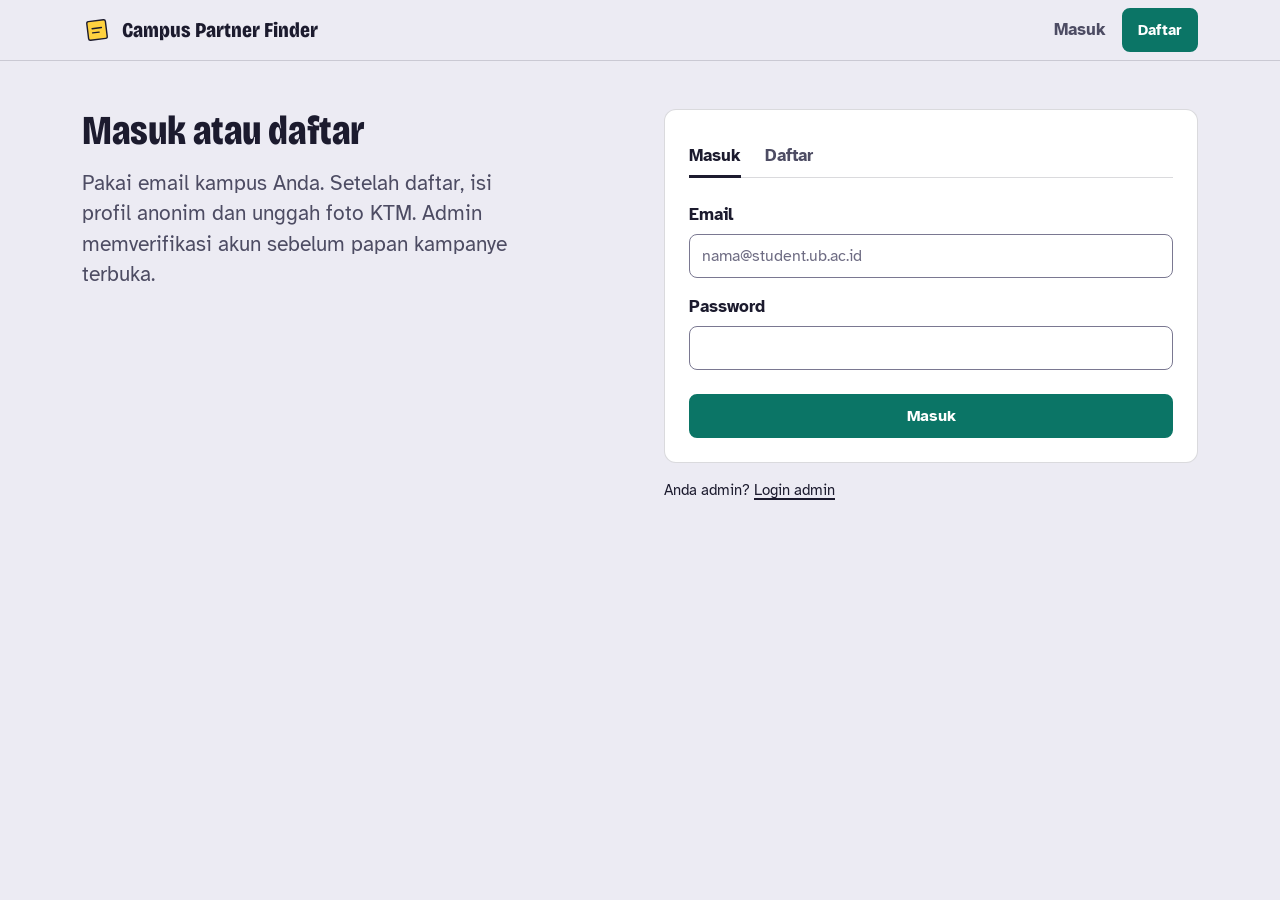
<file: dashboard.html>
<!doctype html>
<html lang="id">
<head>
  <meta charset="utf-8">
  <meta name="viewport" content="width=device-width, initial-scale=1">
  <title>Papan kampanye | Campus Partner Finder</title>
  <link rel="preconnect" href="https://fonts.googleapis.com">
  <link rel="preconnect" href="https://fonts.gstatic.com" crossorigin>
  <link href="https://fonts.googleapis.com/css2?family=Atkinson+Hyperlegible:ital,wght@0,400;0,700;1,400&family=Bricolage+Grotesque:opsz,wdth,wght@12..96,75..100,400..800&display=swap" rel="stylesheet">
  <link href="https://cdn.jsdelivr.net/npm/bootstrap@5.3.3/dist/css/bootstrap.min.css" rel="stylesheet" integrity="sha384-QWTKZyjpPEjISv5WaRU9OFeRpok6YctnYmDr5pNlyT2bRjXh0JMhjY6hW+ALEwIH" crossorigin="anonymous">
  <link href="assets/css/style.css" rel="stylesheet">
  <link rel="icon" href="assets/img/favicon.svg" type="image/svg+xml">
</head>
<body data-page="dashboard" data-access="approved">
  <a class="skip-link" href="#main">Lewati ke konten</a>
  <header id="app-nav"></header>

  <!-- 3.2 Dashboard: papan kampanye -->
  <main id="main" class="container py-4 py-lg-5">
    <div class="d-flex flex-column flex-md-row justify-content-between align-items-md-end gap-3 mb-4">
      <div>
        <h1 class="page-title mb-2">Papan kampanye</h1>
        <p class="lede">Halo, <span id="greet-name">Anonim</span>. Pilih catatan yang cocok, atau pasang kebutuhan Anda sendiri.</p>
      </div>
      <div class="d-flex flex-wrap gap-2">
        <a href="campaign-new.html" class="btn btn-primary" id="pin-btn"></a>
        <a href="search.html" class="btn btn-outline-primary" id="search-btn"></a>
      </div>
    </div>

    <div class="tabs mb-2" role="group" aria-label="Saring kampanye">
      <input type="radio" class="btn-check" name="camp-filter" id="filter-all" value="all" checked>
      <label class="tab" for="filter-all">Semua</label>
      <input type="radio" class="btn-check" name="camp-filter" id="filter-active" value="active">
      <label class="tab" for="filter-active">Masih aktif</label>
      <input type="radio" class="btn-check" name="camp-filter" id="filter-mine" value="mine">
      <label class="tab" for="filter-mine">Kampanye saya</label>
    </div>

    <div id="campaign-alert"></div>
    <section aria-labelledby="board-title">
      <h2 id="board-title" class="visually-hidden">Catatan kampanye</h2>
      <div id="campaign-list" class="board" aria-live="polite"></div>
    </section>
  </main>

  <script src="https://cdn.jsdelivr.net/npm/bootstrap@5.3.3/dist/js/bootstrap.bundle.min.js" integrity="sha384-YvpcrYf0tY3lHB60NNkmXc5s9fDVZLESaAA55NDzOxhy9GkcIdslK1eN7N6jIeHz" crossorigin="anonymous"></script>
  <script src="assets/js/api.js"></script>
  <script src="assets/js/app.js"></script>
  <script src="assets/js/pages/dashboard.js"></script>
</body>
</html>
</file>
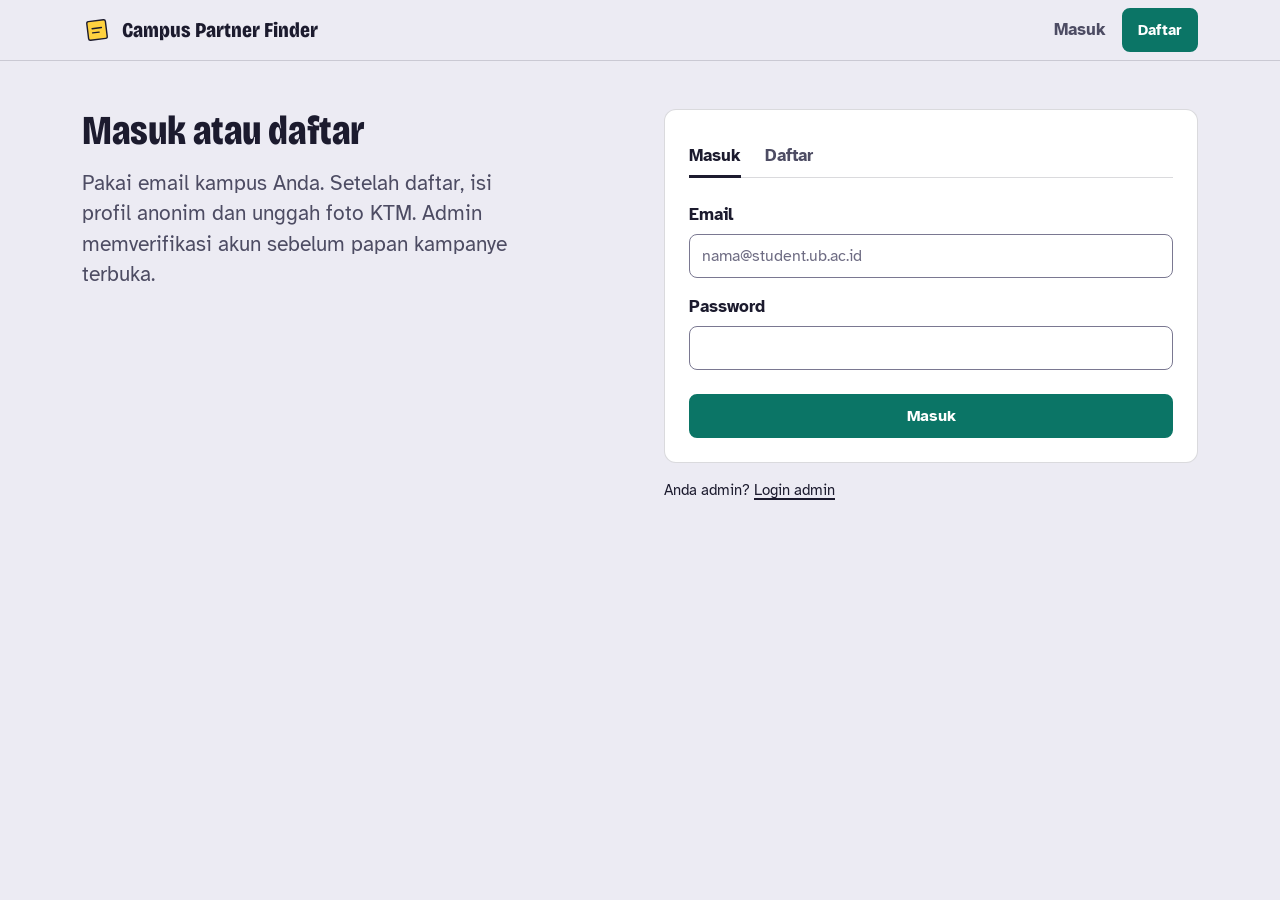
<file: notifications.html>
<!doctype html>
<html lang="id">
<head>
  <meta charset="utf-8">
  <meta name="viewport" content="width=device-width, initial-scale=1">
  <title>Notifikasi | Campus Partner Finder</title>
  <link rel="preconnect" href="https://fonts.googleapis.com">
  <link rel="preconnect" href="https://fonts.gstatic.com" crossorigin>
  <link href="https://fonts.googleapis.com/css2?family=Atkinson+Hyperlegible:ital,wght@0,400;0,700;1,400&family=Bricolage+Grotesque:opsz,wdth,wght@12..96,75..100,400..800&display=swap" rel="stylesheet">
  <link href="https://cdn.jsdelivr.net/npm/bootstrap@5.3.3/dist/css/bootstrap.min.css" rel="stylesheet" integrity="sha384-QWTKZyjpPEjISv5WaRU9OFeRpok6YctnYmDr5pNlyT2bRjXh0JMhjY6hW+ALEwIH" crossorigin="anonymous">
  <link href="assets/css/style.css" rel="stylesheet">
  <link rel="icon" href="assets/img/favicon.svg" type="image/svg+xml">
</head>
<body data-page="notifications" data-access="approved">
  <a class="skip-link" href="#main">Lewati ke konten</a>
  <header id="app-nav"></header>

  <!-- 8.2 Notifikasi Connect: linimasa dengan titik status -->
  <main id="main" class="container py-4 py-lg-5">
    <div class="row justify-content-center">
      <div class="col-12 col-lg-9 col-xl-8">
        <h1 class="page-title mb-2">Notifikasi</h1>
        <p class="lede mb-4">Jawab permintaan Connect dan lihat kabar terbaru.</p>
        <div id="notif-alert"></div>

        <section class="mb-5" aria-labelledby="req-title">
          <div class="d-flex justify-content-between align-items-baseline gap-3 mb-3">
            <h2 id="req-title" class="section-title">Permintaan Connect</h2>
            <span class="small-text muted" id="req-count"></span>
          </div>
          <div id="request-list" aria-live="polite"></div>
        </section>

        <section aria-labelledby="info-title">
          <h2 id="info-title" class="section-title mb-3">Kabar terbaru</h2>
          <div id="notif-list" aria-live="polite"></div>
        </section>
      </div>
    </div>
  </main>

  <script src="https://cdn.jsdelivr.net/npm/bootstrap@5.3.3/dist/js/bootstrap.bundle.min.js" integrity="sha384-YvpcrYf0tY3lHB60NNkmXc5s9fDVZLESaAA55NDzOxhy9GkcIdslK1eN7N6jIeHz" crossorigin="anonymous"></script>
  <script src="assets/js/api.js"></script>
  <script src="assets/js/app.js"></script>
  <script src="assets/js/pages/notifications.js"></script>
</body>
</html>
</file>
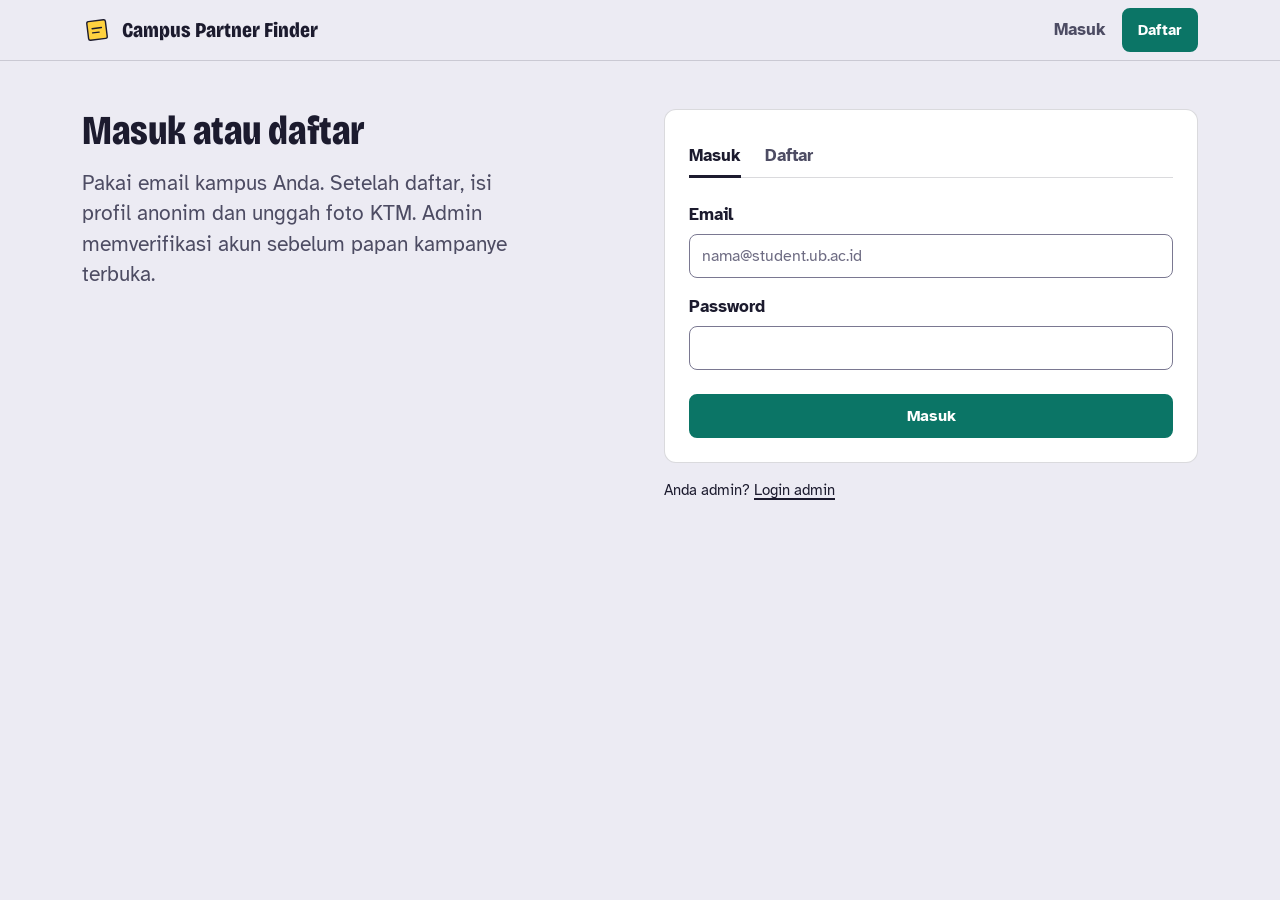
<file: partner.html>
<!doctype html>
<html lang="id">
<head>
  <meta charset="utf-8">
  <meta name="viewport" content="width=device-width, initial-scale=1">
  <title>Profil partner | Campus Partner Finder</title>
  <link rel="preconnect" href="https://fonts.googleapis.com">
  <link rel="preconnect" href="https://fonts.gstatic.com" crossorigin>
  <link href="https://fonts.googleapis.com/css2?family=Atkinson+Hyperlegible:ital,wght@0,400;0,700;1,400&family=Bricolage+Grotesque:opsz,wdth,wght@12..96,75..100,400..800&display=swap" rel="stylesheet">
  <link href="https://cdn.jsdelivr.net/npm/bootstrap@5.3.3/dist/css/bootstrap.min.css" rel="stylesheet" integrity="sha384-QWTKZyjpPEjISv5WaRU9OFeRpok6YctnYmDr5pNlyT2bRjXh0JMhjY6hW+ALEwIH" crossorigin="anonymous">
  <link href="assets/css/style.css" rel="stylesheet">
  <link rel="icon" href="assets/img/favicon.svg" type="image/svg+xml">
</head>
<body data-page="partner" data-access="approved">
  <a class="skip-link" href="#main">Lewati ke konten</a>
  <header id="app-nav"></header>

  <!-- 5.4 Profil Partner: kartu profil besar, tombol Connect di bawah -->
  <main id="main" class="container py-4 py-lg-5">
    <div class="row justify-content-center">
      <div class="col-12 col-lg-8 col-xl-7">
        <a class="back-link mb-3" href="search.html" id="back-search">Kembali ke hasil pencarian</a>
        <div id="partner-alert"></div>
        <div id="partner-content" aria-live="polite"></div>
      </div>
    </div>
  </main>

  <script src="https://cdn.jsdelivr.net/npm/bootstrap@5.3.3/dist/js/bootstrap.bundle.min.js" integrity="sha384-YvpcrYf0tY3lHB60NNkmXc5s9fDVZLESaAA55NDzOxhy9GkcIdslK1eN7N6jIeHz" crossorigin="anonymous"></script>
  <script src="assets/js/api.js"></script>
  <script src="assets/js/app.js"></script>
  <script src="assets/js/pages/partner.js"></script>
</body>
</html>
</file>
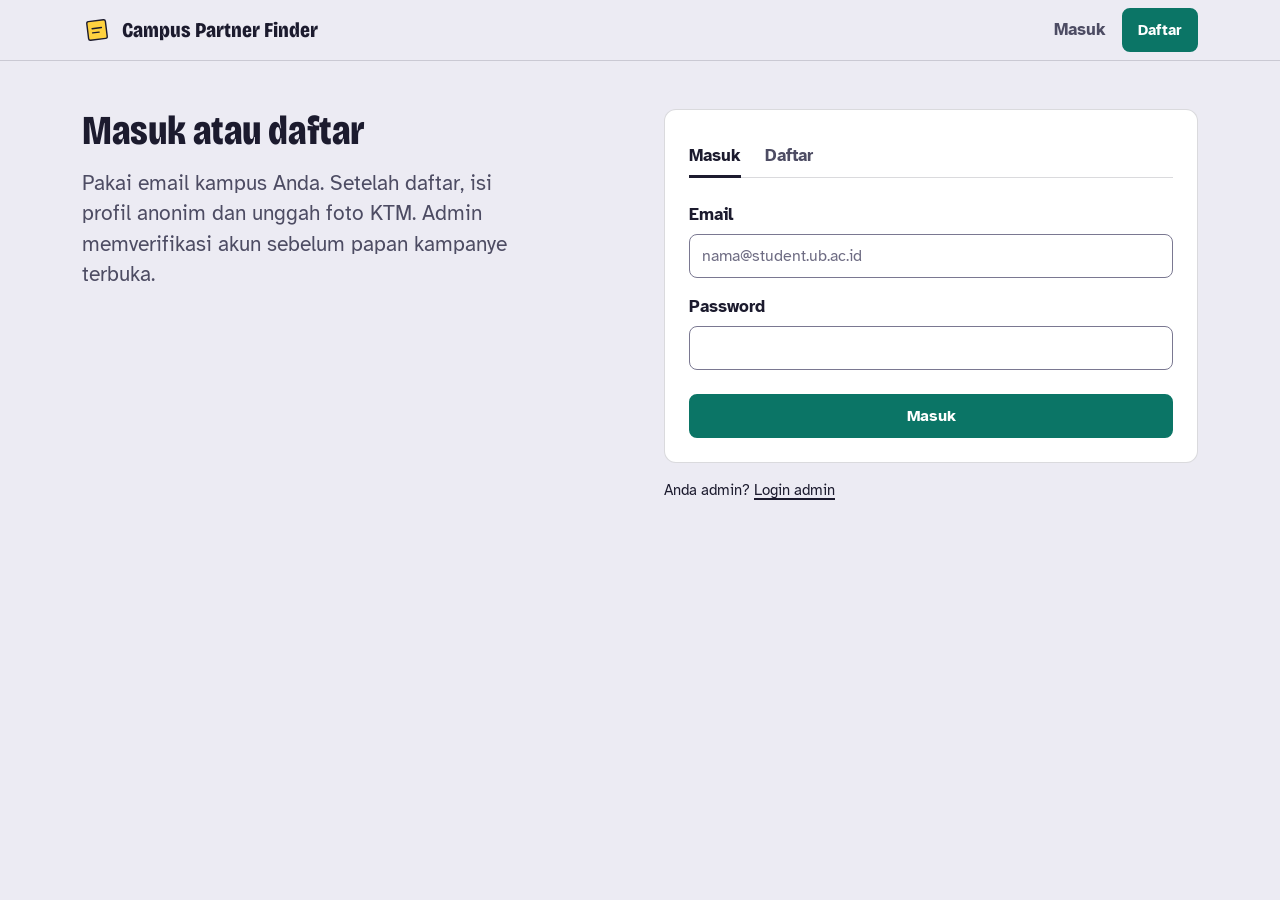
<file: profile.html>
<!doctype html>
<html lang="id">
<head>
  <meta charset="utf-8">
  <meta name="viewport" content="width=device-width, initial-scale=1">
  <title>Profil anonim | Campus Partner Finder</title>
  <link rel="preconnect" href="https://fonts.googleapis.com">
  <link rel="preconnect" href="https://fonts.gstatic.com" crossorigin>
  <link href="https://fonts.googleapis.com/css2?family=Atkinson+Hyperlegible:ital,wght@0,400;0,700;1,400&family=Bricolage+Grotesque:opsz,wdth,wght@12..96,75..100,400..800&display=swap" rel="stylesheet">
  <link href="https://cdn.jsdelivr.net/npm/bootstrap@5.3.3/dist/css/bootstrap.min.css" rel="stylesheet" integrity="sha384-QWTKZyjpPEjISv5WaRU9OFeRpok6YctnYmDr5pNlyT2bRjXh0JMhjY6hW+ALEwIH" crossorigin="anonymous">
  <link href="assets/css/style.css" rel="stylesheet">
  <link rel="icon" href="assets/img/favicon.svg" type="image/svg+xml">
</head>
<body data-page="profile" data-access="auth">
  <a class="skip-link" href="#main">Lewati ke konten</a>
  <header id="app-nav"></header>

  <!-- 3.3 Profil Anonim -->
  <main id="main" class="container py-4 py-lg-5">
    <div class="row gy-4 gx-lg-5">
      <div class="col-12 col-lg-4">
        <h1 class="page-title mb-3">Profil anonim</h1>
        <p class="lede mb-4">Mahasiswa lain hanya melihat isian ini. Nama dan email Anda tidak pernah ditampilkan.</p>
        <div id="profile-identity" class="d-flex align-items-center gap-3"></div>
      </div>

      <div class="col-12 col-lg-8">
        <div id="profile-intro"></div>
        <div id="profile-alert"></div>

        <form id="profile-form" class="panel" novalidate>
          <fieldset class="mb-4">
            <legend class="section-title mb-3">Tentang Anda</legend>
            <div class="mb-3">
              <label for="deskripsi" class="form-label">Deskripsi diri</label>
              <textarea class="form-control" id="deskripsi" rows="4" maxlength="500" aria-describedby="deskripsi-help" required></textarea>
              <div class="form-text" id="deskripsi-help">Ceritakan minat, keahlian, atau kebutuhan Anda. <span id="deskripsi-count">0</span> dari 500 karakter.</div>
              <div class="invalid-feedback" id="deskripsi-error"></div>
            </div>

            <div class="row g-3">
              <div class="col-12 col-md-6">
                <label for="fakultas" class="form-label">Fakultas</label>
                <select class="form-select" id="fakultas" required></select>
                <div class="invalid-feedback" id="fakultas-error"></div>
              </div>
              <div class="col-12 col-md-6">
                <label for="prodi" class="form-label">Program studi</label>
                <input type="text" class="form-control" id="prodi" maxlength="80" placeholder="Contoh: Teknik Informatika" required>
                <div class="invalid-feedback" id="prodi-error"></div>
              </div>
              <div class="col-12 col-md-6">
                <label for="angkatan" class="form-label">Angkatan</label>
                <select class="form-select" id="angkatan" required></select>
                <div class="invalid-feedback" id="angkatan-error"></div>
              </div>
              <div class="col-12 col-md-6">
                <span class="form-label d-block" id="gender-label">Gender</span>
                <div role="radiogroup" aria-labelledby="gender-label" id="gender-group" class="d-flex flex-wrap"></div>
                <div class="invalid-feedback" id="gender-error"></div>
              </div>
            </div>
          </fieldset>

          <fieldset class="mb-4">
            <legend class="section-title mb-1">Bersedia menjadi partner untuk</legend>
            <p class="small-text muted mb-3">Pilih satu atau lebih. Pilihan ini dipakai di Cari partner.</p>
            <div id="kategori-group" class="d-flex flex-wrap gap-2"></div>
            <div class="invalid-feedback" id="kategori-error"></div>
          </fieldset>

          <fieldset class="mb-4" id="ktm">
            <legend class="section-title mb-1">Foto KTM</legend>
            <p class="small-text muted mb-3" id="ktm-hint">Hanya admin yang melihat foto ini, untuk memastikan Anda mahasiswa UB.</p>
            <div class="row g-3 align-items-start">
              <div class="col-12 col-md-6">
                <label for="ktm-file" class="form-label">Pilih foto KTM (JPG atau PNG, maksimal 2 MB)</label>
                <input class="form-control" type="file" id="ktm-file" accept="image/jpeg,image/png">
                <div class="invalid-feedback" id="ktm-file-error"></div>
              </div>
              <div class="col-12 col-md-6">
                <div class="ktm-card" id="ktm-preview">
                  <div class="ktm-photo" aria-hidden="true"></div>
                  <div class="ktm-lines" aria-hidden="true"><span></span><span></span><span></span><span></span></div>
                  <div class="ktm-label"><strong>Belum ada gambar</strong><span class="small-text muted" id="ktm-caption">Pilih foto untuk melihat pratinjaunya.</span></div>
                </div>
              </div>
            </div>
          </fieldset>

          <div class="d-flex flex-column flex-sm-row justify-content-end gap-2">
            <a href="status.html" class="btn btn-outline-primary">Lihat status verifikasi</a>
            <button type="submit" class="btn btn-primary" id="submit-btn">Kirim untuk verifikasi</button>
          </div>
        </form>
      </div>
    </div>
  </main>

  <script src="https://cdn.jsdelivr.net/npm/bootstrap@5.3.3/dist/js/bootstrap.bundle.min.js" integrity="sha384-YvpcrYf0tY3lHB60NNkmXc5s9fDVZLESaAA55NDzOxhy9GkcIdslK1eN7N6jIeHz" crossorigin="anonymous"></script>
  <script src="assets/js/api.js"></script>
  <script src="assets/js/app.js"></script>
  <script src="assets/js/pages/profile.js"></script>
</body>
</html>
</file>
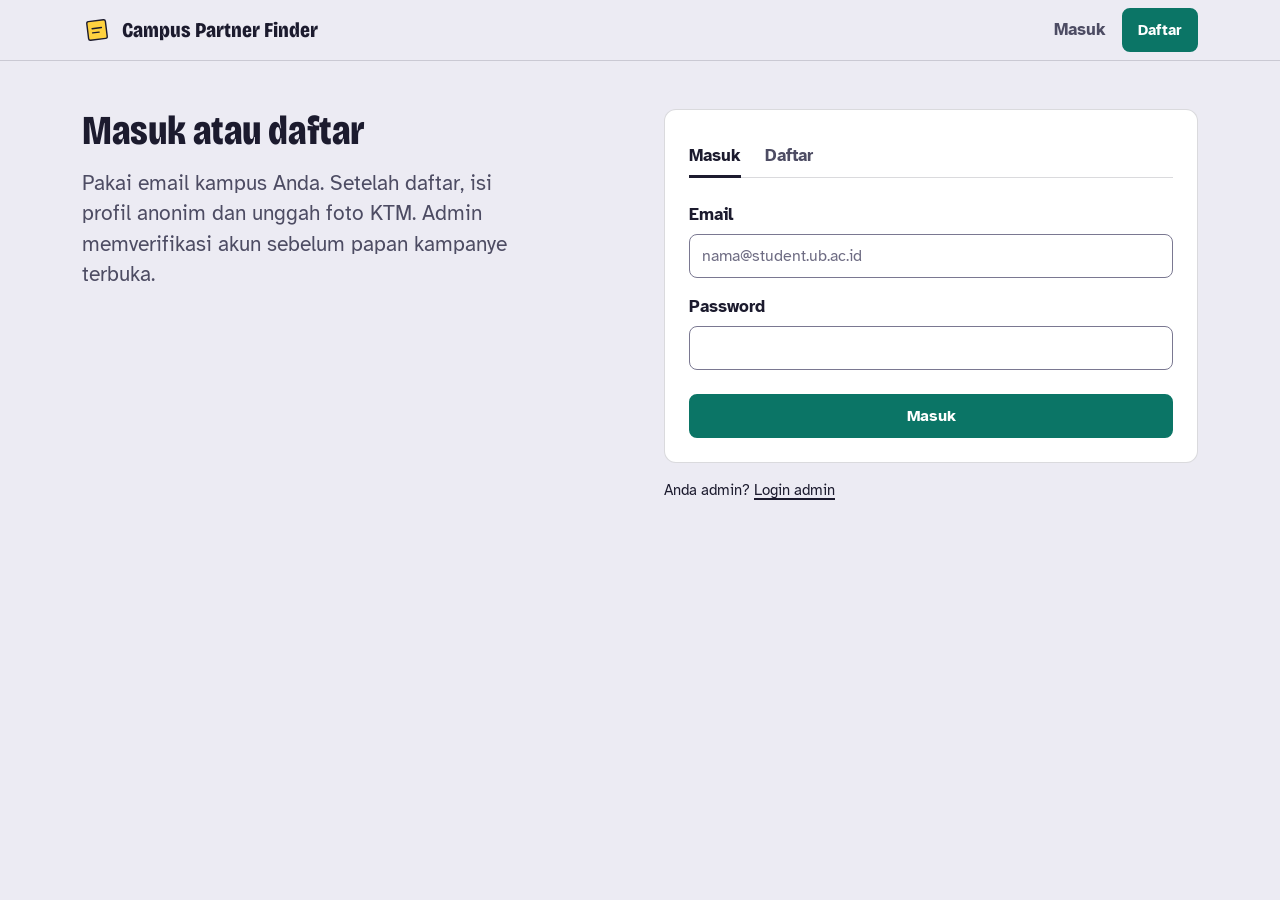
<file: search.html>
<!doctype html>
<html lang="id">
<head>
  <meta charset="utf-8">
  <meta name="viewport" content="width=device-width, initial-scale=1">
  <title>Cari partner | Campus Partner Finder</title>
  <link rel="preconnect" href="https://fonts.googleapis.com">
  <link rel="preconnect" href="https://fonts.gstatic.com" crossorigin>
  <link href="https://fonts.googleapis.com/css2?family=Atkinson+Hyperlegible:ital,wght@0,400;0,700;1,400&family=Bricolage+Grotesque:opsz,wdth,wght@12..96,75..100,400..800&display=swap" rel="stylesheet">
  <link href="https://cdn.jsdelivr.net/npm/bootstrap@5.3.3/dist/css/bootstrap.min.css" rel="stylesheet" integrity="sha384-QWTKZyjpPEjISv5WaRU9OFeRpok6YctnYmDr5pNlyT2bRjXh0JMhjY6hW+ALEwIH" crossorigin="anonymous">
  <link href="assets/css/style.css" rel="stylesheet">
  <link rel="icon" href="assets/img/favicon.svg" type="image/svg+xml">
</head>
<body data-page="search" data-access="approved">
  <a class="skip-link" href="#main">Lewati ke konten</a>
  <header id="app-nav"></header>

  <!-- 5.2 Filter Pencarian (panel kiri / bottom sheet) + 5.3 Hasil Pencarian -->
  <main id="main" class="container py-4 py-lg-5">
    <div class="d-flex flex-column flex-sm-row justify-content-between align-items-sm-end gap-3 mb-4">
      <div>
        <h1 class="page-title mb-2">Cari partner</h1>
        <p class="lede">Saring profil anonim mahasiswa UB, lalu kirim Connect ke yang cocok.</p>
      </div>
      <button type="button" class="btn btn-outline-primary d-lg-none" data-bs-toggle="offcanvas" data-bs-target="#filter-panel" aria-controls="filter-panel" id="open-filter"></button>
    </div>

    <div class="row g-4">
      <div class="col-12 col-lg-4 col-xl-3">
        <div class="offcanvas-lg offcanvas-bottom filter-panel" tabindex="-1" id="filter-panel" aria-labelledby="filter-title">
          <div class="offcanvas-header">
            <h2 class="offcanvas-title" id="filter-title">Filter</h2>
            <button type="button" class="btn-close" data-bs-dismiss="offcanvas" data-bs-target="#filter-panel" aria-label="Tutup filter"></button>
          </div>
          <div class="offcanvas-body">
            <form id="filter-form" class="filter-box w-100" novalidate>
              <h2 class="section-title mb-3 d-none d-lg-block">Filter</h2>
              <div class="mb-3">
                <label for="f-kategori" class="form-label">Kategori</label>
                <select class="form-select" id="f-kategori"></select>
              </div>
              <div class="mb-3">
                <label for="f-fakultas" class="form-label">Fakultas</label>
                <select class="form-select" id="f-fakultas"></select>
              </div>
              <fieldset class="mb-4">
                <legend class="form-legend fs-6">Gender partner</legend>
                <div id="f-gender"></div>
              </fieldset>
              <button type="submit" class="btn btn-primary w-100">Cari</button>
              <button type="reset" class="btn btn-link w-100 mt-1" id="reset-btn">Atur ulang filter</button>
            </form>
          </div>
        </div>
      </div>

      <section class="col-12 col-lg-8 col-xl-9" aria-labelledby="result-title">
        <div class="d-flex justify-content-between align-items-baseline gap-3 mb-3">
          <h2 id="result-title" class="section-title">Hasil</h2>
          <span class="small-text muted" id="result-count" aria-live="polite"></span>
        </div>
        <div id="search-alert"></div>
        <div id="result-list" class="row g-3"></div>
      </section>
    </div>
  </main>

  <script src="https://cdn.jsdelivr.net/npm/bootstrap@5.3.3/dist/js/bootstrap.bundle.min.js" integrity="sha384-YvpcrYf0tY3lHB60NNkmXc5s9fDVZLESaAA55NDzOxhy9GkcIdslK1eN7N6jIeHz" crossorigin="anonymous"></script>
  <script src="assets/js/api.js"></script>
  <script src="assets/js/app.js"></script>
  <script src="assets/js/pages/search.js"></script>
</body>
</html>
</file>
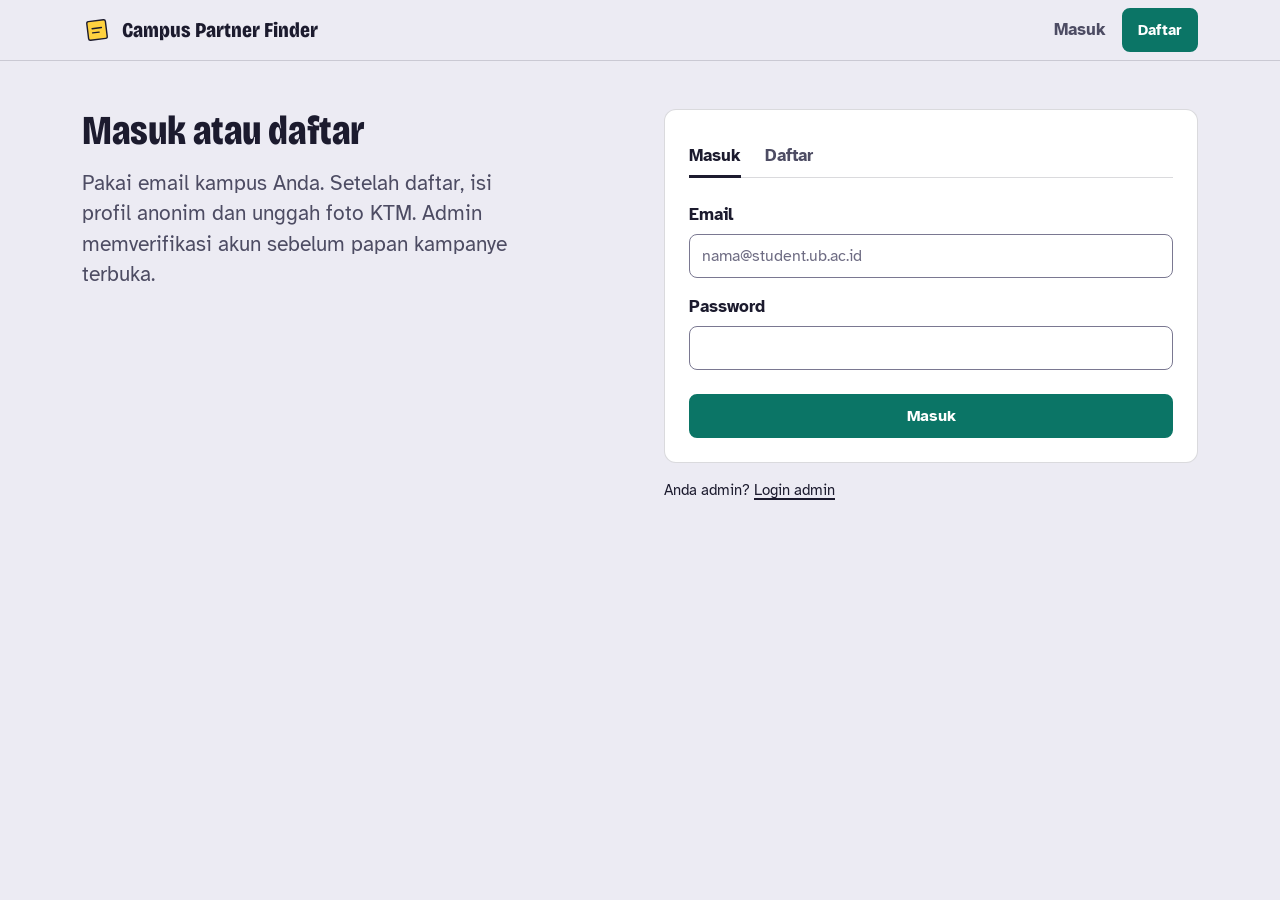
<file: status.html>
<!doctype html>
<html lang="id">
<head>
  <meta charset="utf-8">
  <meta name="viewport" content="width=device-width, initial-scale=1">
  <title>Status verifikasi | Campus Partner Finder</title>
  <link rel="preconnect" href="https://fonts.googleapis.com">
  <link rel="preconnect" href="https://fonts.gstatic.com" crossorigin>
  <link href="https://fonts.googleapis.com/css2?family=Atkinson+Hyperlegible:ital,wght@0,400;0,700;1,400&family=Bricolage+Grotesque:opsz,wdth,wght@12..96,75..100,400..800&display=swap" rel="stylesheet">
  <link href="https://cdn.jsdelivr.net/npm/bootstrap@5.3.3/dist/css/bootstrap.min.css" rel="stylesheet" integrity="sha384-QWTKZyjpPEjISv5WaRU9OFeRpok6YctnYmDr5pNlyT2bRjXh0JMhjY6hW+ALEwIH" crossorigin="anonymous">
  <link href="assets/css/style.css" rel="stylesheet">
  <link rel="icon" href="assets/img/favicon.svg" type="image/svg+xml">
</head>
<body data-page="status" data-access="auth">
  <a class="skip-link" href="#main">Lewati ke konten</a>
  <header id="app-nav"></header>

  <!-- 3.4 Status Verifikasi -->
  <main id="main" class="container py-4 py-lg-5">
    <div class="row justify-content-center">
      <div class="col-12 col-lg-10 col-xl-9">
        <h1 class="page-title mb-4">Status verifikasi</h1>
        <div id="status-alert"></div>
        <div id="status-content" aria-live="polite"></div>
      </div>
    </div>
  </main>

  <script src="https://cdn.jsdelivr.net/npm/bootstrap@5.3.3/dist/js/bootstrap.bundle.min.js" integrity="sha384-YvpcrYf0tY3lHB60NNkmXc5s9fDVZLESaAA55NDzOxhy9GkcIdslK1eN7N6jIeHz" crossorigin="anonymous"></script>
  <script src="assets/js/api.js"></script>
  <script src="assets/js/app.js"></script>
  <script src="assets/js/pages/status.js"></script>
</body>
</html>
</file>
<file: assets/css/style.css>
/*
 * style.css — Campus Partner Finder, konsep "papan pengumuman kampus".
 *
 * Bootstrap 5.3 dipakai untuk grid dan utilitas saja; tampilan semua komponennya
 * ditimpa di sini. Aturan spasi: komponen tidak pernah memberi margin luar pada
 * dirinya sendiri. Jarak antarbagian hanya diatur dengan utilitas (mb-*, gap-*)
 * di HTML agar padding/margin tidak saling membatalkan.
 *
 * Kontras (WCAG):
 *   Tinta #1C1B2E di Kertas #ECEBF3        14.5 : 1
 *   Putih di Sinyal tua #0B7566            5.6 : 1  (tombol utama)
 *   Putih di Stempel tua #C2301E           5.6 : 1  (tombol destruktif, teks error)
 *   Sinyal #0F8F7A / Stempel #E5412D       ≥ 3 : 1  (hanya grafis & teks besar)
 */

/* ===================================================================== */
/* 1. Token                                                              */
/* ===================================================================== */
:root {
  /* Palet */
  --paper: #ECEBF3;          /* Kertas: latar */
  --paper-deep: #E1DFEB;     /* papan di beranda, sedikit lebih gelap dari kertas */
  --ink: #1C1B2E;            /* Tinta: teks utama */
  --ink-muted: #4D4C63;      /* teks sekunder, 8.3:1 di putih */
  --line: rgba(28, 27, 46, 0.16);
  --line-strong: #7A7891;    /* batas input, 4.2:1 di putih */
  --stamp: #E5412D;          /* Stempel: Diambil */
  --stamp-ink: #C2301E;      /* Stempel untuk teks kecil */
  --signal: #0F8F7A;         /* Sinyal: Aktif, Connect */
  --signal-ink: #0B7566;     /* Sinyal untuk tombol bertulisan putih */
  --hl: #FFD23F;             /* Kuning highlighter */

  /* Warna catatan (turunan palet) */
  --note-white: #FFFFFF;
  --note-yellow: #FFF3C4;
  --note-mint: #D6F0E9;

  /* Latar lembut untuk pesan */
  --wash-rose: #FBE3DF;
  --wash-mint: #E0F3EE;
  --wash-yellow: #FFF6D6;

  /* Tipografi */
  --font-display: "Bricolage Grotesque", "Segoe UI", system-ui, sans-serif;
  --font-body: "Atkinson Hyperlegible", "Segoe UI", system-ui, -apple-system, sans-serif;
  --fs-xs: 0.875rem;    /* 14 */
  --fs-sm: 0.9375rem;   /* 15 */
  --fs-base: 1.0625rem; /* 17 */
  --fs-md: 1.3125rem;   /* 21 */
  --fs-lg: 1.625rem;    /* 26 */
  --fs-xl: 2.0625rem;   /* 33 */
  --fs-2xl: 2.5625rem;  /* 41 */
  --fs-hero: clamp(2.5rem, 1.6rem + 4.2vw, 4.25rem);

  /* Gerak */
  --ease-pin: cubic-bezier(.2, .9, .25, 1.2);
  --tilt-k: 1;           /* kemiringan catatan dikecilkan di layar sempit */

  /* Bootstrap memakai token ini untuk reboot & utilitas */
  --bs-body-font-family: var(--font-body);
  --bs-body-font-size: var(--fs-base);
  --bs-body-line-height: 1.55;
  --bs-body-color: var(--ink);
  --bs-body-bg: var(--paper);
  --bs-emphasis-color: var(--ink);
  --bs-secondary-color: var(--ink-muted);
  --bs-border-color: var(--line);
  --bs-link-color: var(--ink);
  --bs-link-color-rgb: 28, 27, 46;
  --bs-link-hover-color: var(--ink);
  --bs-link-hover-color-rgb: 28, 27, 46;
  --bs-primary: var(--signal-ink);
  --bs-primary-rgb: 11, 117, 102;
  --bs-border-radius: 8px;
  --bs-focus-ring-color: transparent;
}

@media (max-width: 575.98px) {
  :root { --tilt-k: 0.55; }
}

/* ===================================================================== */
/* 2. Dasar                                                              */
/* ===================================================================== */
html { -webkit-text-size-adjust: 100%; }

body {
  background: var(--paper);
  color: var(--ink);
  min-height: 100vh;
  display: flex;
  flex-direction: column;
  font-feature-settings: "kern" 1;
}

/* Catatan yang miring tidak boleh membuat halaman bergeser ke samping. */
main { flex: 1 0 auto; overflow-x: clip; }

/* Sembunyikan konten sampai penjaga akses selesai, supaya tidak berkedip. */
body[data-access]:not(.app-ready) main { visibility: hidden; }

h1, h2, h3, .display, .page-title, .section-title {
  font-family: var(--font-display);
  color: var(--ink);
  letter-spacing: -0.01em;
}

.page-title {
  font-size: var(--fs-xl);
  font-weight: 780;
  font-stretch: 78%;
  line-height: 1.05;
  margin: 0;
}
@media (min-width: 768px) { .page-title { font-size: var(--fs-2xl); } }

.section-title {
  font-size: var(--fs-lg);
  font-weight: 720;
  font-stretch: 88%;
  line-height: 1.2;
  margin: 0;
}

.lede {
  font-size: var(--fs-md);
  line-height: 1.45;
  color: var(--ink-muted);
  max-width: 38ch;
  margin: 0;
}

.muted { color: var(--ink-muted); }
.small-text { font-size: var(--fs-sm); }
.measure { max-width: 62ch; }
.text-break-anywhere { overflow-wrap: anywhere; }

a { color: var(--ink); text-decoration-thickness: 1.5px; text-underline-offset: 3px; }
a:hover { text-decoration-thickness: 2.5px; }

p { margin-bottom: 0; }

/* Fokus terlihat untuk semua elemen interaktif */
:focus-visible,
.btn:focus-visible,
.form-control:focus-visible,
.form-select:focus-visible,
.form-check-input:focus-visible,
.nav-link:focus-visible,
.dropdown-item:focus-visible {
  outline: 3px solid var(--ink) !important;
  outline-offset: 3px !important;
  box-shadow: none !important;
}
.form-control:focus,
.form-select:focus,
.form-check-input:focus { box-shadow: none; }

.skip-link {
  position: absolute;
  left: 1rem;
  top: -4rem;
  z-index: 2000;
  background: var(--ink);
  color: #fff;
  padding: 0.75rem 1rem;
  border-radius: 8px;
  font-weight: 700;
}
.skip-link:focus { top: 1rem; color: #fff; }

.icon { width: 1.25em; height: 1.25em; flex: 0 0 auto; vertical-align: -0.25em; }

/* ===================================================================== */
/* 3. Navigasi                                                           */
/* ===================================================================== */
.app-navbar {
  --bs-navbar-padding-y: 0.5rem;
  border-bottom: 1.5px solid var(--line);
  background: var(--paper);
}

.app-brand {
  display: inline-flex;
  align-items: center;
  gap: 0.625rem;
  min-height: 44px;
  font-family: var(--font-display);
  font-weight: 800;
  font-stretch: 80%;
  font-size: var(--fs-md);
  color: var(--ink);
  text-decoration: none;
  margin-right: 1.5rem;
}
.app-brand:hover { color: var(--ink); }
.brand-mark { width: 30px; height: 30px; }

.app-navbar .nav-link {
  display: flex;
  align-items: center;
  gap: 0.375rem;
  min-height: 44px;
  padding: 0.5rem 0.75rem;
  color: var(--ink-muted);
  font-weight: 700;
  white-space: nowrap;
  background: none;
  border: 0;
  border-radius: 6px;
  transition: color 150ms ease, background-color 150ms ease;
}
.app-navbar .nav-link:hover { color: var(--ink); background: rgba(28, 27, 46, 0.06); }
.app-navbar .nav-link.active,
.app-navbar .nav-link.show { color: var(--ink); }
.app-navbar .nav-link.active { box-shadow: inset 0 -3px 0 var(--ink); border-radius: 0; }

.app-navbar .navbar-toggler {
  min-width: 44px;
  min-height: 44px;
  border: 1.5px solid var(--ink);
  border-radius: 8px;
  padding: 0.375rem 0.625rem;
  color: var(--ink);
}
.app-navbar .navbar-toggler-icon {
  background-image: url("data:image/svg+xml,%3csvg xmlns='http://www.w3.org/2000/svg' viewBox='0 0 30 30'%3e%3cpath stroke='%231C1B2E' stroke-linecap='round' stroke-width='2' d='M5 8h20M5 15h20M5 22h20'/%3e%3c/svg%3e");
}

.count-badge {
  display: inline-grid;
  place-items: center;
  min-width: 1.375rem;
  height: 1.375rem;
  padding: 0 0.375rem;
  border-radius: 999px;
  background: var(--stamp-ink);
  color: #fff;
  font-size: 0.8125rem;
  font-weight: 700;
  line-height: 1;
}

.dropdown-toggle::after {
  border: 0;
  width: 0.5rem;
  height: 0.5rem;
  border-right: 1.5px solid currentColor;
  border-bottom: 1.5px solid currentColor;
  transform: translateY(-2px) rotate(45deg);
  margin-left: 0.5rem;
}

.dropdown-menu {
  --bs-dropdown-link-active-bg: var(--ink);
  --bs-dropdown-link-active-color: #fff;
  border: 1.5px solid var(--ink);
  border-radius: 10px;
  padding: 0.375rem;
  background: #fff;
  box-shadow: 3px 4px 0 rgba(28, 27, 46, 0.12);
  min-width: 13rem;
}
.dropdown-item {
  display: flex;
  align-items: center;
  gap: 0.5rem;
  min-height: 44px;
  border-radius: 6px;
  font-weight: 700;
  color: var(--ink);
}
.dropdown-item:hover { background: var(--paper); color: var(--ink); }
.dropdown-divider { border-color: var(--line); margin: 0.25rem 0; }

@media (max-width: 991.98px) {
  .app-navbar .navbar-collapse { padding: 0.5rem 0 1rem; }
  .app-navbar .nav-link.active { box-shadow: inset 3px 0 0 var(--ink); padding-left: 0.875rem; }
  .app-navbar .dropdown-menu { box-shadow: none; border-width: 1px; }
}

/* ===================================================================== */
/* 4. Tombol                                                             */
/* ===================================================================== */
.btn {
  --bs-btn-font-family: var(--font-body);
  --bs-btn-font-weight: 700;
  --bs-btn-font-size: 1rem;
  --bs-btn-padding-x: 1.125rem;
  --bs-btn-padding-y: 0.5rem;
  --bs-btn-border-width: 2px;
  --bs-btn-border-radius: 8px;
  --bs-btn-focus-box-shadow: none;
  --bs-btn-disabled-opacity: 1;
  display: inline-flex;
  align-items: center;
  justify-content: center;
  gap: 0.5rem;
  min-height: 44px;
  transition: background-color 150ms ease, color 150ms ease, border-color 150ms ease;
}
.btn-sm { --bs-btn-padding-x: 0.875rem; --bs-btn-font-size: 0.9375rem; }
.btn-lg { --bs-btn-padding-x: 1.5rem; --bs-btn-padding-y: 0.75rem; --bs-btn-font-size: 1.0625rem; min-height: 52px; }

/* Utama: Sinyal */
.btn-primary,
.btn-accent,
.btn-success {
  --bs-btn-color: #fff;
  --bs-btn-bg: var(--signal-ink);
  --bs-btn-border-color: var(--signal-ink);
  --bs-btn-hover-color: #fff;
  --bs-btn-hover-bg: #085E52;
  --bs-btn-hover-border-color: #085E52;
  --bs-btn-active-color: #fff;
  --bs-btn-active-bg: #064A41;
  --bs-btn-active-border-color: #064A41;
  --bs-btn-disabled-color: var(--ink-muted);
  --bs-btn-disabled-bg: #D5D3E0;
  --bs-btn-disabled-border-color: #D5D3E0;
}

/* Cap: Deal */
.btn-stamp,
.btn-danger {
  --bs-btn-color: #fff;
  --bs-btn-bg: var(--stamp-ink);
  --bs-btn-border-color: var(--stamp-ink);
  --bs-btn-hover-color: #fff;
  --bs-btn-hover-bg: #A12516;
  --bs-btn-hover-border-color: #A12516;
  --bs-btn-active-color: #fff;
  --bs-btn-active-bg: #861E12;
  --bs-btn-active-border-color: #861E12;
  --bs-btn-disabled-color: var(--ink-muted);
  --bs-btn-disabled-bg: #D5D3E0;
  --bs-btn-disabled-border-color: #D5D3E0;
}

/* Garis tinta */
.btn-outline-primary,
.btn-outline-secondary,
.btn-outline-light {
  --bs-btn-color: var(--ink);
  --bs-btn-bg: transparent;
  --bs-btn-border-color: var(--ink);
  --bs-btn-hover-color: var(--ink);
  --bs-btn-hover-bg: rgba(28, 27, 46, 0.07);
  --bs-btn-hover-border-color: var(--ink);
  --bs-btn-active-color: var(--ink);
  --bs-btn-active-bg: rgba(28, 27, 46, 0.14);
  --bs-btn-active-border-color: var(--ink);
  --bs-btn-disabled-color: var(--ink-muted);
  --bs-btn-disabled-bg: transparent;
  --bs-btn-disabled-border-color: var(--line-strong);
}

.btn-outline-danger {
  --bs-btn-color: var(--stamp-ink);
  --bs-btn-bg: transparent;
  --bs-btn-border-color: var(--stamp-ink);
  --bs-btn-hover-color: #fff;
  --bs-btn-hover-bg: var(--stamp-ink);
  --bs-btn-hover-border-color: var(--stamp-ink);
  --bs-btn-active-color: #fff;
  --bs-btn-active-bg: #A12516;
  --bs-btn-active-border-color: #A12516;
}

.btn-light {
  --bs-btn-color: var(--ink);
  --bs-btn-bg: #fff;
  --bs-btn-border-color: var(--ink);
  --bs-btn-hover-bg: var(--paper);
  --bs-btn-hover-border-color: var(--ink);
}

.btn-link {
  --bs-btn-color: var(--ink);
  --bs-btn-hover-color: var(--ink);
  --bs-btn-active-color: var(--ink);
  --bs-btn-padding-x: 0.25rem;
  text-decoration: underline;
  text-decoration-thickness: 1.5px;
  text-underline-offset: 3px;
}
.btn-link:hover { text-decoration-thickness: 2.5px; }

/* Tombol yang sudah tidak berlaku karena Diambil */
.btn-taken,
.btn-taken:disabled {
  --bs-btn-disabled-color: var(--stamp-ink);
  --bs-btn-disabled-bg: #fff;
  --bs-btn-disabled-border-color: var(--stamp);
}

/* ===================================================================== */
/* 5. Form                                                               */
/* ===================================================================== */
.form-label,
.form-legend {
  font-weight: 700;
  color: var(--ink);
  margin-bottom: 0.375rem;
  font-size: var(--fs-base);
}
.form-text { color: var(--ink-muted); font-size: var(--fs-sm); margin-top: 0.375rem; }

.form-control,
.form-select {
  min-height: 44px;
  font-size: 1rem;
  color: var(--ink);
  background-color: #fff;
  border: 1.5px solid var(--line-strong);
  border-radius: 8px;
  padding: 0.5rem 0.75rem;
}
.form-control::placeholder { color: #6E6C83; }
.form-control:focus,
.form-select:focus { border-color: var(--ink); background-color: #fff; color: var(--ink); }
.form-select {
  padding-right: 2.5rem;
  background-image: url("data:image/svg+xml,%3csvg xmlns='http://www.w3.org/2000/svg' viewBox='0 0 16 16'%3e%3cpath fill='none' stroke='%231C1B2E' stroke-linecap='round' stroke-linejoin='round' stroke-width='1.5' d='m3 6 5 5 5-5'/%3e%3c/svg%3e");
}

/* Kartu file input */
.form-control[type="file"] { padding: 0; line-height: 2.6; }
.form-control[type="file"]::file-selector-button {
  height: 100%;
  margin-right: 0.75rem;
  padding: 0 1rem;
  border: 0;
  border-right: 1.5px solid var(--line-strong);
  background: var(--paper);
  color: var(--ink);
  font-weight: 700;
}

.form-control.is-invalid,
.form-select.is-invalid {
  border-color: var(--stamp-ink);
  background-image: none;
  padding-right: 0.75rem;
}
.form-select.is-invalid { padding-right: 2.5rem; background-image: url("data:image/svg+xml,%3csvg xmlns='http://www.w3.org/2000/svg' viewBox='0 0 16 16'%3e%3cpath fill='none' stroke='%231C1B2E' stroke-linecap='round' stroke-linejoin='round' stroke-width='1.5' d='m3 6 5 5 5-5'/%3e%3c/svg%3e"); }
.invalid-feedback {
  color: var(--stamp-ink);
  font-size: var(--fs-sm);
  font-weight: 700;
  margin-top: 0.375rem;
}

.form-check { min-height: 44px; display: flex; align-items: center; gap: 0.625rem; padding-left: 0; }
.form-check-inline { margin-right: 1.25rem; }
.form-check .form-check-input { float: none; margin: 0; }
.form-check-input {
  width: 1.375rem;
  height: 1.375rem;
  border: 2px solid var(--line-strong);
  background-color: #fff;
  flex: 0 0 auto;
}
.form-check-input:checked { background-color: var(--ink); border-color: var(--ink); }
.form-check-label { cursor: pointer; }

/* Pilihan kategori: tag kuning yang bisa dinyalakan */
.tag-toggle {
  display: inline-flex;
  align-items: center;
  gap: 0.5rem;
  min-height: 44px;
  padding: 0.375rem 0.875rem;
  border: 1.5px solid var(--line-strong);
  border-radius: 6px;
  background: #fff;
  font-weight: 700;
  cursor: pointer;
  transition: background-color 150ms ease, border-color 150ms ease;
}
.tag-toggle .icon { opacity: 0; transition: opacity 150ms ease; }
.btn-check:checked + .tag-toggle { background: var(--hl); border-color: var(--ink); }
.btn-check:checked + .tag-toggle .icon { opacity: 1; }
.btn-check:focus-visible + .tag-toggle { outline: 3px solid var(--ink); outline-offset: 3px; }

/* ===================================================================== */
/* 6. Tab sederhana (auth & filter papan)                                */
/* ===================================================================== */
.tabs {
  display: flex;
  flex-wrap: wrap;
  gap: 0 1.5rem;
  border-bottom: 1.5px solid var(--line);
  padding: 0;
  margin: 0;
  list-style: none;
}
.tabs .nav-link,
.tabs .tab {
  display: inline-flex;
  align-items: center;
  min-height: 44px;
  padding: 0.5rem 0;
  margin-bottom: -1.5px;
  background: none;
  border: 0;
  border-radius: 0;
  color: var(--ink-muted);
  font-weight: 700;
  cursor: pointer;
}
.tabs .nav-link:hover,
.tabs .tab:hover { color: var(--ink); }
.tabs .nav-link.active,
.tabs .btn-check:checked + .tab {
  color: var(--ink);
  background: none;
  box-shadow: inset 0 -3px 0 var(--ink);
}
.tabs .btn-check:focus-visible + .tab { outline: 3px solid var(--ink); outline-offset: 3px; }

/* ===================================================================== */
/* 7. Label status, tag, cap                                             */
/* ===================================================================== */
.status {
  display: inline-flex;
  align-items: center;
  gap: 0.4rem;
  font-size: var(--fs-sm);
  font-weight: 700;
  color: var(--ink);
  white-space: nowrap;
}
.status-dot {
  width: 0.625rem;
  height: 0.625rem;
  border-radius: 50%;
  background: var(--line-strong);
  flex: 0 0 auto;
}
.status--wait .status-dot { background: var(--hl); box-shadow: 0 0 0 1.5px var(--ink); }
.status--ok .status-dot { background: var(--signal); }
.status--no .status-dot { background: var(--stamp); }
.status--taken { color: var(--stamp-ink); }
.status--taken .status-dot { background: var(--stamp); }

.tag {
  display: inline-block;
  padding: 0.125rem 0.5rem;
  border-radius: 3px;
  background: var(--hl);
  color: var(--ink);
  font-size: var(--fs-xs);
  font-weight: 700;
  line-height: 1.5;
}
.tags { display: flex; flex-wrap: wrap; gap: 0.375rem; margin: 0; padding: 0; list-style: none; }

/* Cap "Diambil": momen utama setelah Deal */
/* Cap menempel melintasi tepi atas kertas, jadi tidak menutupi nama pembuat. */
.stamp {
  position: absolute;
  top: -0.9rem;
  right: 0.75rem;
  z-index: 2;
  display: inline-flex;
  align-items: center;
  gap: 0.375rem;
  padding: 0.25rem 0.75rem 0.3rem;
  color: var(--stamp);
  border: 3px solid currentColor;
  border-radius: 6px;
  box-shadow: inset 0 0 0 2px rgba(255, 255, 255, 0.9), inset 0 0 0 3.5px currentColor;
  background: rgba(255, 255, 255, 0.55);
  font-family: var(--font-display);
  font-weight: 800;
  font-stretch: 75%;
  font-size: var(--fs-lg);
  line-height: 1;
  rotate: -8deg;
  pointer-events: none;
  mix-blend-mode: multiply;
}
.stamp .icon { width: 1.1em; height: 1.1em; stroke-width: 2.25; }
.note.is-taken, .idcard.is-taken { margin-top: 0.5rem; }
.stamp--sm { font-size: var(--fs-md); top: -0.75rem; right: 0.5rem; border-width: 2.5px; }

@keyframes stamp-in {
  0% { opacity: 0; scale: 1.4; }
  70% { opacity: 1; }
  100% { opacity: 1; scale: 1; }
}
.stamp.is-stamping { animation: stamp-in 320ms var(--ease-pin) both; }

/* ===================================================================== */
/* 8. Catatan kampanye (papan)                                           */
/* ===================================================================== */
.board {
  display: grid;
  grid-template-columns: repeat(auto-fill, minmax(16.5rem, 1fr));
  grid-auto-flow: dense;
  gap: 2rem 1.75rem;
  align-items: start;
  padding: 0.75rem 0.5rem 1.5rem;
}
@media (min-width: 768px) {
  .board .note--lg { grid-column: span 2; }
}

.note {
  --note-bg: var(--note-white);
  position: relative;
  background: var(--note-bg);
  color: var(--ink);
  border-radius: 3px;
  padding: 1.5rem 1.25rem 1.25rem;
  rotate: calc(var(--tilt, 0deg) * var(--tilt-k));
  box-shadow: 0 1px 0 rgba(28, 27, 46, 0.06), 3px 4px 0 rgba(28, 27, 46, 0.12);
}
.note--yellow { --note-bg: var(--note-yellow); }
.note--mint { --note-bg: var(--note-mint); }

.note-head { display: flex; align-items: center; gap: 0.75rem; margin-bottom: 0.875rem; }
.note-author { font-weight: 700; line-height: 1.25; }
.note-meta { font-size: var(--fs-xs); color: var(--ink-muted); line-height: 1.35; }

.note-text {
  font-family: var(--font-body);
  font-size: var(--fs-base);
  font-weight: 400;
  line-height: 1.5;
  letter-spacing: 0;
  margin: 0 0 1rem;
  overflow-wrap: anywhere;
}
/* Catatan pendek ditulis lebih besar, seperti tulisan di kertas tempel */
.note--sm .note-text {
  font-family: var(--font-display);
  font-size: var(--fs-md);
  font-weight: 560;
  line-height: 1.3;
  letter-spacing: -0.005em;
}
.note--lg .note-text { max-width: 60ch; }
.note-text a { color: inherit; text-decoration: none; }
.note-text a:hover { text-decoration: underline; text-decoration-thickness: 1.5px; }
.note .stretched-link:focus-visible { outline: none !important; }
.note .stretched-link:focus-visible::after { outline: 3px solid var(--ink); outline-offset: 4px; border-radius: 3px; }

.note-benefit {
  display: flex;
  align-items: flex-start;
  gap: 0.5rem;
  font-weight: 700;
  font-size: var(--fs-sm);
}
.note-benefit .icon { margin-top: 0.05rem; color: var(--ink-muted); }

/* Catatan besar di halaman detail */
.note--detail { padding: 2rem 1.5rem 1.75rem; }
@media (min-width: 768px) { .note--detail { padding: 2.5rem 2.5rem 2rem; } }
.note--detail .note-text {
  font-family: var(--font-display);
  font-size: var(--fs-lg);
  font-weight: 560;
  line-height: 1.3;
  max-width: 34ch;
}
.note--detail .note-benefit { font-size: var(--fs-base); }

/* Catatan kecil sebagai sumber obrolan */
.note--mini { padding: 0.75rem 0.875rem; max-width: 22rem; }
.note--mini .note-text { font-size: var(--fs-sm); margin: 0; display: -webkit-box; -webkit-line-clamp: 2; -webkit-box-orient: vertical; overflow: hidden; }
.note--mini .note-meta { margin-bottom: 0.25rem; }

/* Kartu kecil sumber obrolan bisa berupa tautan */
a.note,
a.idcard { display: block; color: var(--ink); text-decoration: none; }
a.note:hover .note-text,
a.idcard:hover span { text-decoration: underline; text-decoration-thickness: 1.5px; }
.note--mini .stamp--sm { top: 50%; right: 0.5rem; translate: 0 -50%; font-size: var(--fs-base); padding: 0.15rem 0.5rem; }
.note--mini.is-taken { padding-right: 6.25rem; }
.idcard--mini {
  display: flex !important;
  flex-direction: row;
  align-items: center;
  gap: 0.625rem;
  padding: 0.5rem 0.75rem;
  height: auto;
  max-width: 22rem;
  font-size: var(--fs-sm);
  font-weight: 700;
}
.idcard--mini.is-taken { padding-right: 6.25rem; }
.idcard--mini .stamp--sm { top: 50%; right: 0.5rem; translate: 0 -50%; font-size: var(--fs-base); padding: 0.15rem 0.5rem; }

/* Catatan yang sudah Diambil sedikit pudar */
.note.is-taken > :not(.stamp) { opacity: 0.8; filter: saturate(0.55); }
.note.is-taken { box-shadow: 0 1px 0 rgba(28, 27, 46, 0.05), 2px 2px 0 rgba(28, 27, 46, 0.08); }

/* Momen utama: catatan ditempel satu per satu */
@keyframes pin-drop {
  0% {
    opacity: 0;
    translate: 0 -32px;
    scale: 1.06;
    rotate: calc(var(--tilt, 0deg) * var(--tilt-k) + 7deg);
  }
  45% { opacity: 1; }
  100% {
    opacity: 1;
    translate: 0 0;
    scale: 1;
    rotate: calc(var(--tilt, 0deg) * var(--tilt-k));
  }
}
.is-pinning .note {
  animation: pin-drop 560ms var(--ease-pin) both;
  animation-delay: calc(var(--i, 0) * 80ms);
}

/* Pesan kosong ditulis di catatan kosong */
.empty {
  --tilt: -1.2deg;
  max-width: 30rem;
}
.empty .note-text { font-family: var(--font-display); font-size: var(--fs-md); font-weight: 600; margin-bottom: 0.5rem; }
.empty p { color: var(--ink-muted); }
.empty .empty-action { margin-top: 1.25rem; display: flex; flex-wrap: wrap; gap: 0.75rem; }

/* ===================================================================== */
/* 9. Avatar & kartu profil anonim                                       */
/* ===================================================================== */
.avatar { display: block; flex: 0 0 auto; border-radius: 8px; overflow: hidden; }

.idcard {
  position: relative;
  background: #fff;
  border: 1.5px solid var(--line);
  border-radius: 12px;
  padding: 1.25rem;
  height: 100%;
  display: flex;
  flex-direction: column;
}
.idcard-head { display: flex; gap: 0.875rem; align-items: center; margin-bottom: 1rem; }
.idcard-name { font-family: var(--font-display); font-size: var(--fs-md); font-weight: 720; font-stretch: 85%; line-height: 1.15; margin: 0; }
.idcard-name a { color: inherit; text-decoration: none; }
.idcard-name a:hover { text-decoration: underline; }
.idcard .stretched-link:focus-visible { outline: none !important; }
.idcard .stretched-link:focus-visible::after { outline: 3px solid var(--ink); outline-offset: 3px; border-radius: 12px; }
.idcard-facts { margin: 0 0 1rem; font-size: var(--fs-sm); }
.idcard-facts div { display: flex; gap: 0.5rem; }
.idcard-facts dt { font-weight: 400; color: var(--ink-muted); min-width: 5.5rem; }
.idcard-facts dd { margin: 0; font-weight: 700; }
.idcard-bio { font-size: var(--fs-sm); flex: 1 1 auto; margin-bottom: 1rem; }
.idcard.is-taken > :not(.stamp) { opacity: 0.8; filter: saturate(0.55); }

/* Kartu profil besar */
.idcard--lg { padding: 1.75rem 1.5rem; }
@media (min-width: 768px) { .idcard--lg { padding: 2.25rem 2.5rem; } }
.idcard--lg .idcard-name { font-size: var(--fs-xl); font-stretch: 78%; }
.idcard--lg .idcard-bio { font-size: var(--fs-md); line-height: 1.45; max-width: 46ch; }
.idcard--lg .idcard-facts { font-size: var(--fs-base); }

/* ===================================================================== */
/* 10. Daftar, linimasa, panel                                           */
/* ===================================================================== */
.panel {
  background: #fff;
  border: 1.5px solid var(--line);
  border-radius: 12px;
  padding: 1.25rem;
}
@media (min-width: 768px) { .panel { padding: 1.5rem; } }
.panel--flush { padding: 0; }

.rows { list-style: none; margin: 0; padding: 0; }
.rows > li { border-top: 1.5px solid var(--line); }
.rows > li:first-child { border-top: 0; }
.row-item {
  display: flex;
  gap: 0.875rem;
  align-items: center;
  padding: 1rem 1.25rem;
  color: var(--ink);
  text-decoration: none;
  min-height: 44px;
}
a.row-item:hover { background: rgba(28, 27, 46, 0.04); color: var(--ink); }
.row-main { flex: 1 1 auto; min-width: 0; }
.row-title { font-weight: 700; }
.row-sub { font-size: var(--fs-sm); color: var(--ink-muted); }
.truncate { overflow: hidden; text-overflow: ellipsis; white-space: nowrap; }

/* Linimasa notifikasi */
.timeline { list-style: none; margin: 0; padding: 0; position: relative; }
.timeline::before {
  content: "";
  position: absolute;
  left: 0.6875rem;
  top: 0.5rem;
  bottom: 0.5rem;
  width: 2px;
  background: var(--line);
}
.tl-item { position: relative; padding: 0 0 1.75rem 2.5rem; }
.tl-item:last-child { padding-bottom: 0.25rem; }
.tl-dot {
  position: absolute;
  left: 0.1875rem;
  top: 0.3rem;
  width: 1.125rem;
  height: 1.125rem;
  border-radius: 50%;
  background: #fff;
  border: 3px solid var(--paper);
  box-shadow: 0 0 0 2px var(--line-strong);
  transition: background-color 300ms ease, box-shadow 300ms ease;
}
.tl-item--wait .tl-dot { background: var(--hl); box-shadow: 0 0 0 2px var(--ink); }
.tl-item--ok .tl-dot { background: var(--signal); box-shadow: 0 0 0 2px var(--signal); }
.tl-item--no .tl-dot { background: var(--stamp); box-shadow: 0 0 0 2px var(--stamp); }
.tl-item--unread .tl-dot { background: var(--ink); box-shadow: 0 0 0 2px var(--ink); }
.tl-time { font-size: var(--fs-xs); color: var(--ink-muted); }
.tl-body { max-width: 62ch; }

/* Kartu respons connect (kolom samping) */
.response {
  position: relative;
  background: #fff;
  border: 1.5px solid var(--line);
  border-radius: 10px;
  padding: 1rem;
  transition: background-color 300ms ease, border-color 300ms ease;
}
.response.is-connected { background: var(--wash-mint); border-color: var(--signal); }
.check-mark { display: inline-flex; color: var(--signal-ink); }
@keyframes check-pop { from { opacity: 0; scale: 0.4; } to { opacity: 1; scale: 1; } }
.response .check-mark.is-popping { animation: check-pop 260ms var(--ease-pin) both; }

/* Garis penghubung catatan ↔ kolom respons */
.linked { position: relative; }
.connector { position: absolute; inset: 0; width: 100%; height: 100%; pointer-events: none; overflow: visible; z-index: 0; }
.connector path { fill: none; stroke: var(--ink); stroke-opacity: 0.45; stroke-width: 1.5; stroke-linecap: round; }
.connector circle { fill: var(--ink); }
.linked > .row { position: relative; z-index: 1; }

/* ===================================================================== */
/* 11. Obrolan                                                           */
/* ===================================================================== */
.chat-shell { background: #fff; border: 1.5px solid var(--line); border-radius: 14px; overflow: hidden; }
.chat-head { padding: 1rem 1.25rem; border-bottom: 1.5px solid var(--line); }
.chat-box {
  height: min(58vh, 520px);
  overflow-y: auto;
  padding: 1.25rem;
  background: var(--paper);
  display: flex;
  flex-direction: column;
  gap: 0.5rem;
}
.chat-foot { padding: 0.875rem 1rem; border-top: 1.5px solid var(--line); }

.msg {
  max-width: min(80%, 34rem);
  padding: 0.625rem 0.9rem;
  overflow-wrap: anywhere;
  line-height: 1.45;
}
.msg time { display: block; font-size: 0.8125rem; margin-top: 0.25rem; }
.msg-mine { align-self: flex-end; background: var(--ink); color: #fff; }
.msg-mine time { color: #C9C8D6; }
.msg-theirs { align-self: flex-start; background: #fff; color: var(--ink); border: 1.5px solid var(--line); }
.msg-theirs time { color: var(--ink-muted); }
/* Sudut bervariasi, seperti potongan kertas */
.msg-mine.r0 { border-radius: 18px 18px 5px 18px; }
.msg-mine.r1 { border-radius: 22px 14px 5px 20px; }
.msg-mine.r2 { border-radius: 16px 20px 5px 14px; }
.msg-theirs.r0 { border-radius: 18px 18px 18px 5px; }
.msg-theirs.r1 { border-radius: 14px 22px 20px 5px; }
.msg-theirs.r2 { border-radius: 20px 16px 14px 5px; }

@keyframes msg-from-right { from { opacity: 0; translate: 14px 0; } to { opacity: 1; translate: 0 0; } }
@keyframes msg-from-left { from { opacity: 0; translate: -14px 0; } to { opacity: 1; translate: 0 0; } }
.msg-mine.is-new { animation: msg-from-right 180ms ease-out both; }
.msg-theirs.is-new { animation: msg-from-left 180ms ease-out both; }

.deal-note {
  display: flex;
  gap: 0.625rem;
  align-items: flex-start;
  padding: 0.875rem 1.25rem;
  background: var(--wash-rose);
  color: var(--ink);
  border-bottom: 1.5px solid var(--line);
}
.deal-note .icon { color: var(--stamp-ink); margin-top: 0.1rem; }

@keyframes thud {
  0%, 100% { translate: 0 0; }
  25% { translate: -2px 1px; }
  50% { translate: 2px -1px; }
  75% { translate: -1px 0; }
}
.is-thudding { animation: thud 120ms linear 1; }

/* ===================================================================== */
/* 12. Beranda                                                           */
/* ===================================================================== */
.hero { padding: 2.5rem 0 3rem; }
@media (min-width: 992px) { .hero { padding: 4.5rem 0 5rem; } }
.hero-title {
  font-family: var(--font-display);
  font-size: var(--fs-hero);
  font-weight: 800;
  font-stretch: 75%;
  line-height: 0.98;
  letter-spacing: -0.02em;
  max-width: 13ch;
  margin: 0 0 1.25rem;
}
.hero-board {
  position: relative;
  background: var(--paper-deep);
  border-radius: 16px;
  padding: 1.75rem 1.25rem;
  display: grid;
  grid-template-columns: 1fr 1fr;
  gap: 1.5rem 1.25rem;
  align-items: start;
}
.hero-board .note { padding: 1.25rem 1rem 1rem; }
.hero-board .note:nth-child(2) { margin-top: 2.25rem; }
.hero-board .note:nth-child(4) { margin-top: -1rem; }
@media (max-width: 575.98px) {
  .hero-board { grid-template-columns: 1fr; padding: 1.25rem 1rem; }
  .hero-board .note:nth-child(n) { margin-top: 0; }
  .hero-board .note:nth-child(4) { display: none; }
}

.ways { border-top: 1.5px solid var(--line); }
.way h3 { font-size: var(--fs-md); font-weight: 760; font-stretch: 82%; margin: 0 0 0.5rem; }
.way .icon { width: 2rem; height: 2rem; margin-bottom: 0.75rem; }
@media (min-width: 768px) { .way + .way { border-left: 1.5px solid var(--line); } }

.steps { list-style: none; margin: 0; padding: 0; counter-reset: step; }
.step { counter-increment: step; position: relative; padding-top: 3.5rem; }
.step::before {
  content: counter(step);
  position: absolute;
  top: 0;
  left: calc(var(--bs-gutter-x) * 0.5);
  font-family: var(--font-display);
  font-size: var(--fs-2xl);
  font-weight: 800;
  font-stretch: 75%;
  line-height: 1;
  color: var(--ink);
}
.step h3 { font-size: var(--fs-md); font-weight: 720; font-stretch: 88%; margin: 0 0 0.375rem; }
.step p { color: var(--ink-muted); max-width: 30ch; }

/* ===================================================================== */
/* 13. Status verifikasi                                                 */
/* ===================================================================== */
.status-card {
  background: #fff;
  border: 1.5px solid var(--line);
  border-radius: 16px;
  padding: 1.75rem 1.5rem;
  display: grid;
  gap: 1.5rem;
}
@media (min-width: 768px) {
  .status-card { grid-template-columns: 11rem 1fr; padding: 2.5rem; gap: 2.5rem; align-items: center; }
}
.status-art { width: 9rem; height: 9rem; }
@media (min-width: 768px) { .status-art { width: 11rem; height: 11rem; } }
.status-card h2 { font-size: var(--fs-xl); font-weight: 780; font-stretch: 78%; line-height: 1.05; margin: 0.5rem 0 0.75rem; }
.status-steps { list-style: none; margin: 0; padding: 0; }
.status-steps li { display: flex; gap: 0.75rem; align-items: center; min-height: 2.25rem; }
.status-steps .icon { color: var(--signal-ink); }
.status-steps .todo { color: var(--ink-muted); }
.status-steps .todo .icon { color: var(--line-strong); }

/* ===================================================================== */
/* 14. Admin (lebih tenang)                                              */
/* ===================================================================== */
.ktm-card {
  position: relative;
  aspect-ratio: 85.6 / 54;
  width: 100%;
  max-width: 26rem;
  background: #fff;
  border: 1.5px solid var(--line-strong);
  border-radius: 12px;
  padding: 1rem;
  display: grid;
  grid-template-columns: 30% 1fr;
  gap: 1rem;
  overflow: hidden;
}
.ktm-photo { border: 1.5px solid var(--line); border-radius: 6px; background: var(--paper); }
.ktm-lines { display: flex; flex-direction: column; gap: 0.6rem; padding-top: 0.25rem; }
.ktm-lines span { display: block; height: 0.55rem; border-radius: 2px; background: var(--paper-deep); }
.ktm-lines span:nth-child(1) { width: 70%; height: 0.8rem; }
.ktm-lines span:nth-child(2) { width: 90%; }
.ktm-lines span:nth-child(3) { width: 55%; }
.ktm-lines span:nth-child(4) { width: 75%; }
.ktm-label {
  position: absolute;
  inset: 0;
  display: grid;
  place-content: center;
  text-align: center;
  gap: 0.25rem;
  background: rgba(255, 255, 255, 0.78);
  padding: 1rem;
}
.ktm-label strong { font-family: var(--font-display); font-size: var(--fs-lg); font-weight: 760; font-stretch: 82%; }
.ktm-label img { max-width: 100%; max-height: 100%; object-fit: contain; }
.ktm-preview-img { position: absolute; inset: 0; width: 100%; height: 100%; object-fit: contain; background: #fff; }

.facts { margin: 0; }
.facts div { display: grid; grid-template-columns: 8.5rem 1fr; gap: 0.75rem; padding: 0.625rem 0; border-top: 1.5px solid var(--line); }
.facts div:first-child { border-top: 0; }
.facts dt { font-weight: 400; color: var(--ink-muted); }
.facts dd { margin: 0; font-weight: 700; overflow-wrap: anywhere; }
@media (max-width: 575.98px) { .facts div { grid-template-columns: 1fr; gap: 0.125rem; } }

/* ===================================================================== */
/* 15. Umpan balik: alert, toast, modal, spinner, breadcrumb             */
/* ===================================================================== */
.alert {
  display: flex;
  gap: 0.625rem;
  align-items: flex-start;
  border: 0;
  border-left: 4px solid var(--line-strong);
  border-radius: 8px;
  padding: 0.875rem 1rem;
  background: #fff;
  color: var(--ink);
  margin-bottom: 1rem;
}
.alert .icon { margin-top: 0.1rem; }
.alert-danger { background: var(--wash-rose); border-left-color: var(--stamp-ink); }
.alert-danger .icon { color: var(--stamp-ink); }
.alert-info { background: var(--wash-mint); border-left-color: var(--signal); }
.alert-warning { background: var(--wash-yellow); border-left-color: #B88A00; }
.alert-link { color: var(--ink); font-weight: 700; text-decoration: underline; }

.toast-container { z-index: 1090; }
.toast {
  --bs-toast-bg: var(--ink);
  --bs-toast-color: #fff;
  --bs-toast-border-width: 0;
  --bs-toast-border-radius: 10px;
  --bs-toast-max-width: 24rem;
  --bs-toast-font-size: 1rem;
  box-shadow: 3px 4px 0 rgba(28, 27, 46, 0.2);
}
.toast-body { display: flex; gap: 0.625rem; align-items: center; padding: 0.875rem 1rem; }
.toast--success .toast-body .icon { color: #7FDCC9; }
.toast--danger { --bs-toast-bg: var(--stamp-ink); }
.toast .btn-close { min-width: 44px; min-height: 44px; }

.modal-content {
  border: 1.5px solid var(--ink);
  border-radius: 14px;
  background: #fff;
  box-shadow: 4px 6px 0 rgba(28, 27, 46, 0.2);
}
.modal-header, .modal-footer { border: 0; }
.modal-header { padding: 1.25rem 1.5rem 0.5rem; }
.modal-body { padding: 0.5rem 1.5rem; }
.modal-footer { padding: 1rem 1.5rem 1.25rem; gap: 0.5rem; }
.modal-title { font-family: var(--font-display); font-weight: 760; font-stretch: 82%; font-size: var(--fs-lg); }
.modal-backdrop { --bs-backdrop-bg: var(--ink); --bs-backdrop-opacity: 0.45; }
.btn-close { min-width: 44px; min-height: 44px; }

.spinner-border { --bs-spinner-border-width: 0.2em; color: var(--signal); }

.breadcrumb { --bs-breadcrumb-divider-color: var(--ink-muted); --bs-breadcrumb-item-active-color: var(--ink-muted); font-size: var(--fs-sm); margin: 0; }
.breadcrumb a { font-weight: 700; }

.back-link {
  display: inline-flex;
  align-items: center;
  gap: 0.375rem;
  min-height: 44px;
  font-weight: 700;
}

/* Bottom sheet filter (mobile) memakai offcanvas Bootstrap */
@media (max-width: 991.98px) {
  .offcanvas-bottom { height: auto; max-height: 88vh; border-radius: 16px 16px 0 0; border-top: 1.5px solid var(--ink) !important; }
}
.offcanvas-header .offcanvas-title { font-family: var(--font-display); font-weight: 760; font-stretch: 82%; font-size: var(--fs-lg); }
/* Di desktop offcanvas-lg menjadi panel statis; Bootstrap memaksa latarnya transparan,
   jadi tampilan panel diletakkan di .offcanvas-body. */
@media (min-width: 992px) {
  .filter-panel { position: sticky; top: 1rem; }
  .filter-box { background: #fff; border: 1.5px solid var(--line); border-radius: 12px; padding: 1.25rem; }
}

.app-footer { color: var(--ink-muted); font-size: var(--fs-sm); border-top: 1.5px solid var(--line); }

/* ===================================================================== */
/* 16. Gerak dikurangi: matikan semua animasi, status akhir tetap tampil */
/* ===================================================================== */
@media (prefers-reduced-motion: reduce) {
  *,
  *::before,
  *::after {
    animation: none !important;
    transition: none !important;
    scroll-behavior: auto !important;
  }
}
</file>
